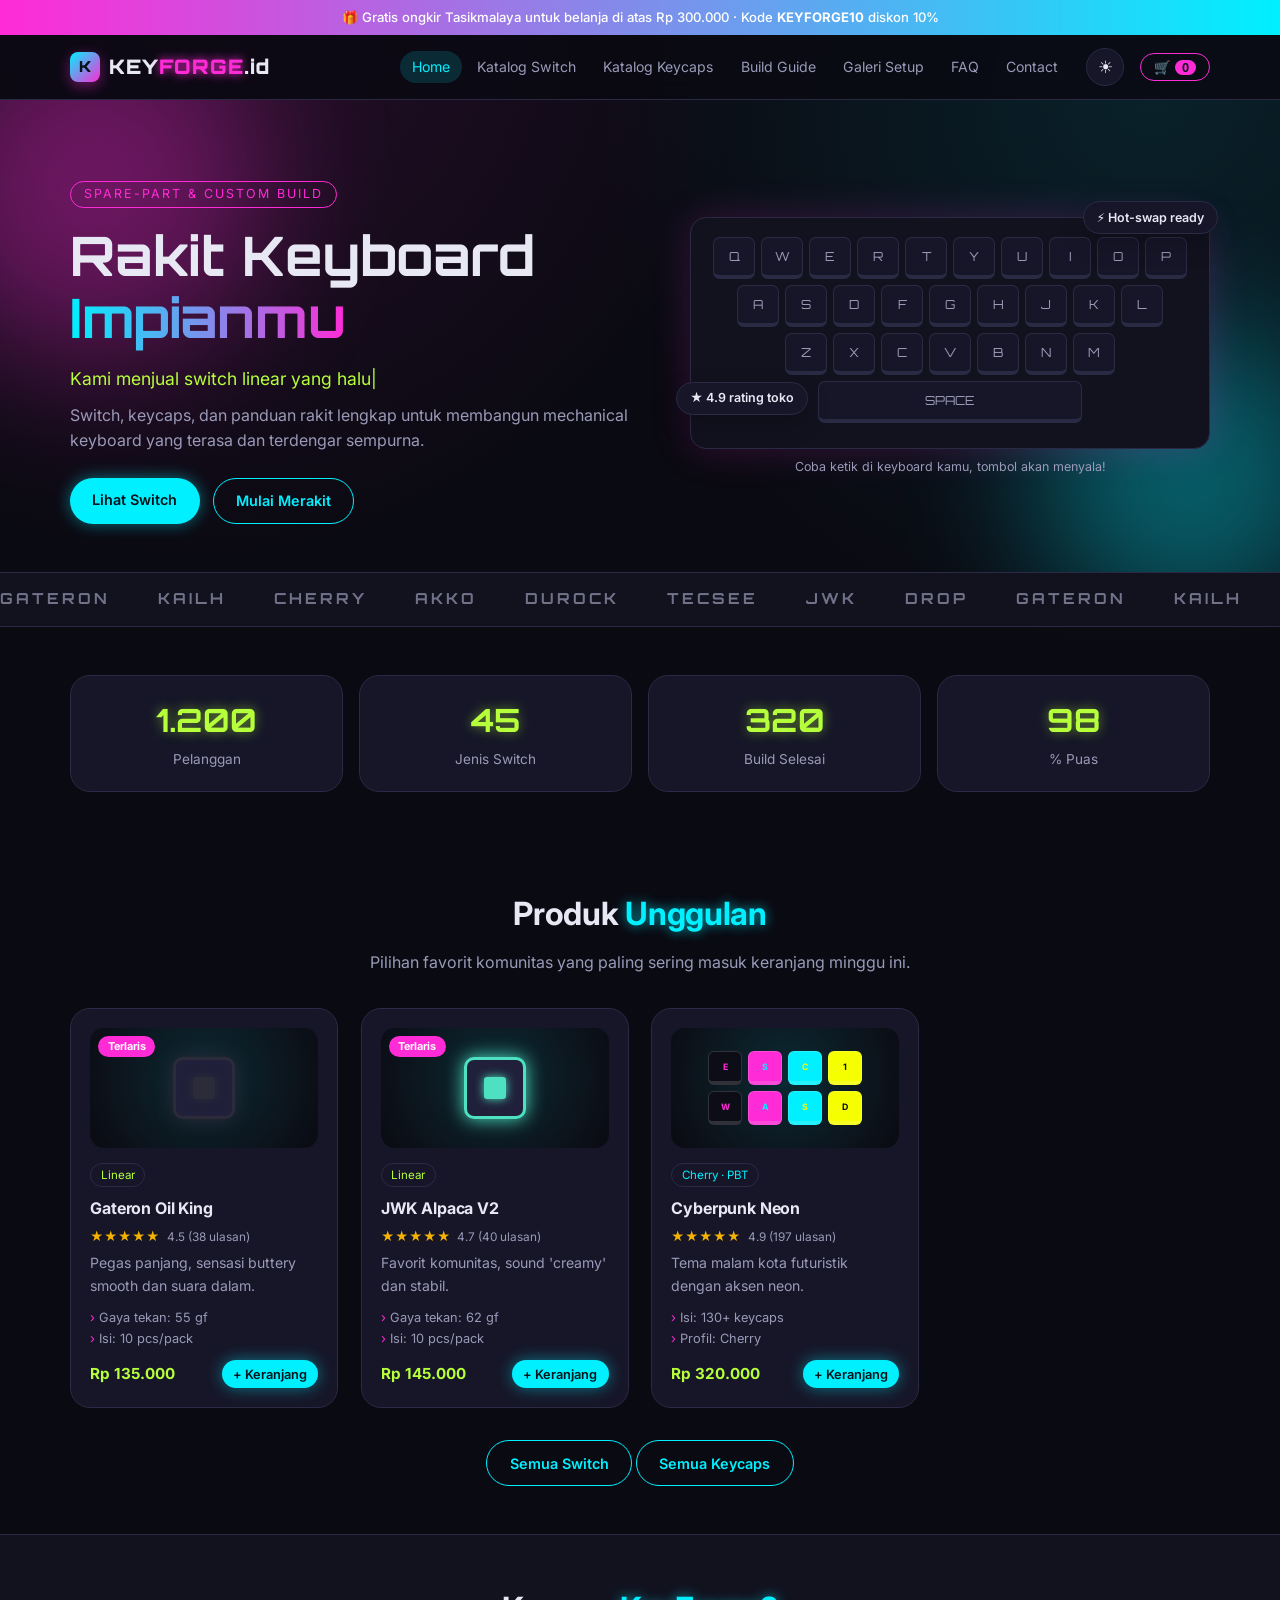
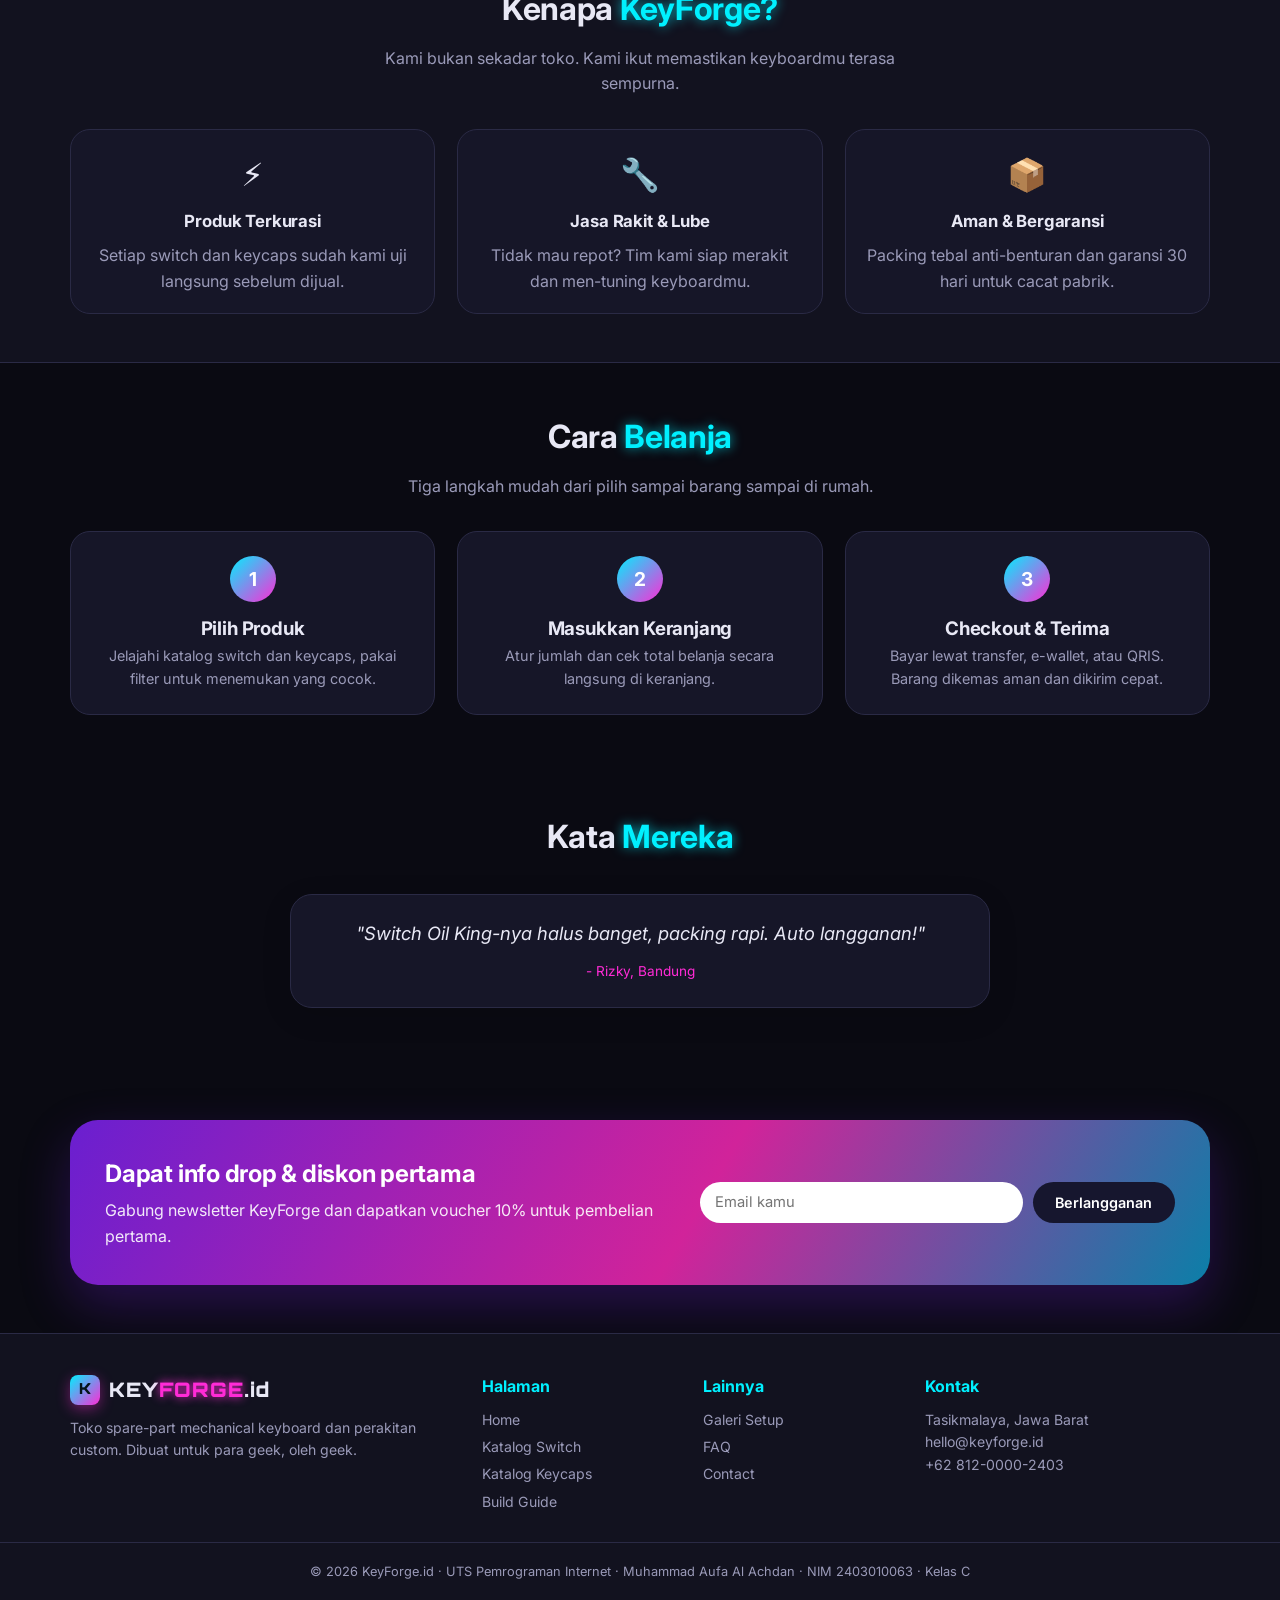
<file: index.html>
<!DOCTYPE html>
<html lang="id">
<head>
  <meta charset="UTF-8">
  <meta name="viewport" content="width=device-width, initial-scale=1.0">
  <meta name="description" content="KeyForge.id toko switch, keycaps, dan jasa rakit mechanical keyboard custom.">
  <title>Home | KeyForge.id</title>
  <link rel="preconnect" href="https://fonts.googleapis.com">
  <link href="https://fonts.googleapis.com/css2?family=Orbitron:wght@500;700;900&family=Inter:wght@400;500;600&display=swap" rel="stylesheet">
  <link rel="stylesheet" href="aufa_style.css">
</head>
<body>
  <div class="aufa_announce">
    &#127873; Gratis ongkir Tasikmalaya untuk belanja di atas Rp 300.000 &middot; Kode <b>KEYFORGE10</b> diskon 10%
  </div>

  <header id="aufa_header">
    <div class="aufa_container aufa_navbar">
      <a href="index.html" class="aufa_logo">
        <i class="aufa_mark">K</i>
        <em>KEY<span>FORGE</span>.id</em>
      </a>
      <button type="button" id="aufa_burger" class="aufa_burger" aria-label="Buka menu">&#9776;</button>
      <nav id="aufa_nav" class="aufa_nav">
        <ul class="aufa_menu">
          <li><a href="index.html" class="aufa_link aufa_active">Home</a></li>
          <li><a href="switch.html" class="aufa_link">Katalog Switch</a></li>
          <li><a href="keycaps.html" class="aufa_link">Katalog Keycaps</a></li>
          <li><a href="panduan.html" class="aufa_link">Build Guide</a></li>
          <li><a href="galeri.html" class="aufa_link">Galeri Setup</a></li>
          <li><a href="faq.html" class="aufa_link">FAQ</a></li>
          <li><a href="kontak.html" class="aufa_link">Contact</a></li>
        </ul>
      </nav>
      <button type="button" id="aufa_theme_btn" class="aufa_icon_btn" aria-label="Ganti tema terang atau gelap" title="Ganti tema">
        <span id="aufa_theme_icon">&#9728;</span>
      </button>
      <button type="button" id="aufa_cart_btn" class="aufa_cart_btn" aria-label="Keranjang">
        &#128722; <span id="aufa_cart_count">0</span>
      </button>
    </div>
  </header>

  <main id="aufa_main">
    <!-- Hero Section -->
    <section id="aufa_hero" class="aufa_hero">
      <i class="aufa_blob aufa_blob1"></i>
      <i class="aufa_blob aufa_blob2"></i>
      <div class="aufa_container aufa_hero_grid">
        <div>
          <span class="aufa_tag">Spare-part &amp; Custom Build</span>
          <h1>Rakit Keyboard <span class="aufa_grad">Impianmu</span></h1>
          <p class="aufa_typing">
            Kami menjual <span id="aufa_typed"></span><span class="aufa_cursor">|</span>
          </p>
          <p>Switch, keycaps, dan panduan rakit lengkap untuk membangun mechanical keyboard yang terasa dan terdengar sempurna.</p>
          <div class="aufa_cta">
            <a href="switch.html" class="aufa_btn">Lihat Switch</a>
            <a href="panduan.html" class="aufa_btn aufa_btn_ghost">Mulai Merakit</a>
          </div>
        </div>

        <div class="aufa_kb" aria-label="Keyboard interaktif">
          <div class="aufa_kb_body">
            <div class="aufa_row">
              <span class="aufa_key" data-key="Q">Q</span>
              <span class="aufa_key" data-key="W">W</span>
              <span class="aufa_key" data-key="E">E</span>
              <span class="aufa_key" data-key="R">R</span>
              <span class="aufa_key" data-key="T">T</span>
              <span class="aufa_key" data-key="Y">Y</span>
              <span class="aufa_key" data-key="U">U</span>
              <span class="aufa_key" data-key="I">I</span>
              <span class="aufa_key" data-key="O">O</span>
              <span class="aufa_key" data-key="P">P</span>
            </div>
            <div class="aufa_row">
              <span class="aufa_key" data-key="A">A</span>
              <span class="aufa_key" data-key="S">S</span>
              <span class="aufa_key" data-key="D">D</span>
              <span class="aufa_key" data-key="F">F</span>
              <span class="aufa_key" data-key="G">G</span>
              <span class="aufa_key" data-key="H">H</span>
              <span class="aufa_key" data-key="J">J</span>
              <span class="aufa_key" data-key="K">K</span>
              <span class="aufa_key" data-key="L">L</span>
            </div>
            <div class="aufa_row">
              <span class="aufa_key" data-key="Z">Z</span>
              <span class="aufa_key" data-key="X">X</span>
              <span class="aufa_key" data-key="C">C</span>
              <span class="aufa_key" data-key="V">V</span>
              <span class="aufa_key" data-key="B">B</span>
              <span class="aufa_key" data-key="N">N</span>
              <span class="aufa_key" data-key="M">M</span>
            </div>
            <div class="aufa_row">
              <span class="aufa_key aufa_space" data-key=" ">SPACE</span>
            </div>
          </div>
          <p class="aufa_hint">Coba ketik di keyboard kamu, tombol akan menyala!</p>
          <span class="aufa_chip aufa_chip1">&#9889; Hot-swap ready</span>
          <span class="aufa_chip aufa_chip2">&#9733; 4.9 rating toko</span>
        </div>
      </div>
    </section>

    <!-- Brand Marquee -->
    <div class="aufa_marquee" aria-hidden="true">
      <div class="aufa_track">
        <span>GATERON</span>
        <span>KAILH</span>
        <span>CHERRY</span>
        <span>AKKO</span>
        <span>DUROCK</span>
        <span>TECSEE</span>
        <span>JWK</span>
        <span>DROP</span>
        <span>GATERON</span>
        <span>KAILH</span>
        <span>CHERRY</span>
        <span>AKKO</span>
        <span>DUROCK</span>
        <span>TECSEE</span>
        <span>JWK</span>
        <span>DROP</span>
      </div>
    </div>

    <!-- Statistik -->
    <section class="aufa_section">
      <div class="aufa_container">
        <div class="aufa_stats">
          <div>
            <b class="aufa_count_up" data-to="1200">0</b>
            <span>Pelanggan</span>
          </div>
          <div>
            <b class="aufa_count_up" data-to="45">0</b>
            <span>Jenis Switch</span>
          </div>
          <div>
            <b class="aufa_count_up" data-to="320">0</b>
            <span>Build Selesai</span>
          </div>
          <div>
            <b class="aufa_count_up" data-to="98">0</b>
            <span>% Puas</span>
          </div>
        </div>
      </div>
    </section>

    <!-- Produk Unggulan -->
    <section class="aufa_section">
      <div class="aufa_container">
        <h2 class="aufa_title">Produk <span class="aufa_neon">Unggulan</span></h2>
        <p class="aufa_sub">Pilihan favorit komunitas yang paling sering masuk keranjang minggu ini.</p>

        <div class="aufa_grid">
          <article class="aufa_card" data-name="gateron oil king" data-type="Linear" data-price="135000">
            <div class="aufa_visual">
              <span class="aufa_ribbon">Terlaris</span>
              <div class="aufa_switch_vis" style="--c: #2b2b3a"><i></i></div>
            </div>
            <span class="aufa_badge aufa_badge_linear">Linear</span>
            <h3>Gateron Oil King</h3>
            <div class="aufa_rating">
              <span>&#9733;&#9733;&#9733;&#9733;&#9733;</span>
              <small>4.5 (38 ulasan)</small>
            </div>
            <p>Pegas panjang, sensasi buttery smooth dan suara dalam.</p>
            <ul class="aufa_spec">
              <li>Gaya tekan: 55 gf</li>
              <li>Isi: 10 pcs/pack</li>
            </ul>
            <div class="aufa_cardfoot">
              <strong>Rp 135.000</strong>
              <button type="button" class="aufa_btn aufa_add" data-id="sw2" data-name="Gateron Oil King" data-price="135000">+ Keranjang</button>
            </div>
          </article>

          <article class="aufa_card" data-name="jwk alpaca v2" data-type="Linear" data-price="145000">
            <div class="aufa_visual">
              <span class="aufa_ribbon">Terlaris</span>
              <div class="aufa_switch_vis" style="--c: #4de1c1"><i></i></div>
            </div>
            <span class="aufa_badge aufa_badge_linear">Linear</span>
            <h3>JWK Alpaca V2</h3>
            <div class="aufa_rating">
              <span>&#9733;&#9733;&#9733;&#9733;&#9733;</span>
              <small>4.7 (40 ulasan)</small>
            </div>
            <p>Favorit komunitas, sound 'creamy' dan stabil.</p>
            <ul class="aufa_spec">
              <li>Gaya tekan: 62 gf</li>
              <li>Isi: 10 pcs/pack</li>
            </ul>
            <div class="aufa_cardfoot">
              <strong>Rp 145.000</strong>
              <button type="button" class="aufa_btn aufa_add" data-id="sw4" data-name="JWK Alpaca V2" data-price="145000">+ Keranjang</button>
            </div>
          </article>

          <article class="aufa_card" data-name="cyberpunk neon" data-type="Cherry" data-price="320000">
            <div class="aufa_visual">
              <div class="aufa_kc_vis">
                <b style="background: #0d0d17; color: #ff2bd6">E</b>
                <b style="background: #ff2bd6; color: #00f0ff">S</b>
                <b style="background: #00f0ff; color: #f5ff00">C</b>
                <b style="background: #f5ff00; color: #0d0d17">1</b>
                <b style="background: #0d0d17; color: #ff2bd6">W</b>
                <b style="background: #ff2bd6; color: #00f0ff">A</b>
                <b style="background: #00f0ff; color: #f5ff00">S</b>
                <b style="background: #f5ff00; color: #0d0d17">D</b>
              </div>
            </div>
            <span class="aufa_badge">Cherry &middot; PBT</span>
            <h3>Cyberpunk Neon</h3>
            <div class="aufa_rating">
              <span>&#9733;&#9733;&#9733;&#9733;&#9733;</span>
              <small>4.9 (197 ulasan)</small>
            </div>
            <p>Tema malam kota futuristik dengan aksen neon.</p>
            <ul class="aufa_spec">
              <li>Isi: 130+ keycaps</li>
              <li>Profil: Cherry</li>
            </ul>
            <div class="aufa_cardfoot">
              <strong>Rp 320.000</strong>
              <button type="button" class="aufa_btn aufa_add" data-id="kc0" data-name="Cyberpunk Neon" data-price="320000">+ Keranjang</button>
            </div>
          </article>
        </div>

        <p class="aufa_center">
          <a href="switch.html" class="aufa_btn aufa_btn_ghost">Semua Switch</a>
          <a href="keycaps.html" class="aufa_btn aufa_btn_ghost">Semua Keycaps</a>
        </p>
      </div>
    </section>

    <!-- Keunggulan -->
    <section class="aufa_section aufa_alt">
      <div class="aufa_container">
        <h2 class="aufa_title">Kenapa <span class="aufa_neon">KeyForge?</span></h2>
        <p class="aufa_sub">Kami bukan sekadar toko. Kami ikut memastikan keyboardmu terasa sempurna.</p>
        <div class="aufa_grid aufa_grid3">
          <div class="aufa_feature">
            <i>&#9889;</i>
            <h3>Produk Terkurasi</h3>
            <p>Setiap switch dan keycaps sudah kami uji langsung sebelum dijual.</p>
          </div>
          <div class="aufa_feature">
            <i>&#128295;</i>
            <h3>Jasa Rakit &amp; Lube</h3>
            <p>Tidak mau repot? Tim kami siap merakit dan men-tuning keyboardmu.</p>
          </div>
          <div class="aufa_feature">
            <i>&#128230;</i>
            <h3>Aman &amp; Bergaransi</h3>
            <p>Packing tebal anti-benturan dan garansi 30 hari untuk cacat pabrik.</p>
          </div>
        </div>
      </div>
    </section>

    <!-- Cara Belanja -->
    <section class="aufa_section">
      <div class="aufa_container">
        <h2 class="aufa_title">Cara <span class="aufa_neon">Belanja</span></h2>
        <p class="aufa_sub">Tiga langkah mudah dari pilih sampai barang sampai di rumah.</p>
        <div class="aufa_grid aufa_grid3">
          <div class="aufa_how">
            <b>1</b>
            <h3>Pilih Produk</h3>
            <p>Jelajahi katalog switch dan keycaps, pakai filter untuk menemukan yang cocok.</p>
          </div>
          <div class="aufa_how">
            <b>2</b>
            <h3>Masukkan Keranjang</h3>
            <p>Atur jumlah dan cek total belanja secara langsung di keranjang.</p>
          </div>
          <div class="aufa_how">
            <b>3</b>
            <h3>Checkout &amp; Terima</h3>
            <p>Bayar lewat transfer, e-wallet, atau QRIS. Barang dikemas aman dan dikirim cepat.</p>
          </div>
        </div>
      </div>
    </section>

    <!-- Testimoni -->
    <section class="aufa_section">
      <div class="aufa_container">
        <h2 class="aufa_title">Kata <span class="aufa_neon">Mereka</span></h2>
        <div class="aufa_slider" id="aufa_slider">
          <blockquote class="aufa_slide aufa_show">
            "Switch Oil King-nya halus banget, packing rapi. Auto langganan!"
            <cite>- Rizky, Bandung</cite>
          </blockquote>
          <blockquote class="aufa_slide">
            "Panduan rakitnya jelas, build pertama saya langsung sukses tanpa solder."
            <cite>- Dewi, Tasikmalaya</cite>
          </blockquote>
          <blockquote class="aufa_slide">
            "Keycaps Cyberpunk Neon kualitas PBT-nya mantap, warnanya tajam."
            <cite>- Fajar, Jakarta</cite>
          </blockquote>
        </div>
      </div>
    </section>
  </main>

  <!-- Drawer Keranjang -->
  <aside id="aufa_cart" class="aufa_cart">
    <div class="aufa_cart_head">
      <h3>Keranjang</h3>
      <button type="button" id="aufa_cart_close" aria-label="Tutup">&times;</button>
    </div>
    <ul id="aufa_cart_list" class="aufa_cart_list"></ul>
    <div class="aufa_cart_foot">
      <p>Total: <strong id="aufa_cart_total">Rp 0</strong></p>
      <button type="button" id="aufa_checkout" class="aufa_btn">Checkout</button>
      <button type="button" id="aufa_clear" class="aufa_btn aufa_btn_ghost">Kosongkan</button>
    </div>
  </aside>

  <div id="aufa_toast" class="aufa_toast"></div>

  <!-- Newsletter -->
  <section id="aufa_newsletter" class="aufa_section">
    <div class="aufa_container">
      <div class="aufa_banner">
        <div>
          <h2>Dapat info drop &amp; diskon pertama</h2>
          <p>Gabung newsletter KeyForge dan dapatkan voucher 10% untuk pembelian pertama.</p>
        </div>
        <form id="aufa_news_form" class="aufa_news" novalidate>
          <input id="aufa_news_email" class="aufa_input" type="email" placeholder="Email kamu" aria-label="Email newsletter">
          <button class="aufa_btn" type="submit">Berlangganan</button>
        </form>
      </div>
    </div>
  </section>

  <!-- Footer -->
  <footer id="aufa_footer">
    <div class="aufa_container aufa_foot_grid">
      <div>
        <div class="aufa_logo">
          <i class="aufa_mark">K</i>
          <em>KEY<span>FORGE</span>.id</em>
        </div>
        <p>Toko spare-part mechanical keyboard dan perakitan custom. Dibuat untuk para geek, oleh geek.</p>
      </div>
      <div>
        <h4>Halaman</h4>
        <ul>
          <li><a href="index.html">Home</a></li>
          <li><a href="switch.html">Katalog Switch</a></li>
          <li><a href="keycaps.html">Katalog Keycaps</a></li>
          <li><a href="panduan.html">Build Guide</a></li>
        </ul>
      </div>
      <div>
        <h4>Lainnya</h4>
        <ul>
          <li><a href="galeri.html">Galeri Setup</a></li>
          <li><a href="faq.html">FAQ</a></li>
          <li><a href="kontak.html">Contact</a></li>
        </ul>
      </div>
      <div>
        <h4>Kontak</h4>
        <p>
          Tasikmalaya, Jawa Barat<br>
          hello@keyforge.id<br>
          +62 812-0000-2403
        </p>
      </div>
    </div>
    <div class="aufa_copy">
      &copy; 2026 KeyForge.id &middot; UTS Pemrograman Internet &middot; Muhammad Aufa Al Achdan &middot; NIM 2403010063 &middot; Kelas C
    </div>
  </footer>

  <button type="button" id="aufa_top" class="aufa_top" aria-label="Kembali ke atas">&uarr;</button>
  <script src="aufa_script.js"></script>
</body>
</html>
</file>
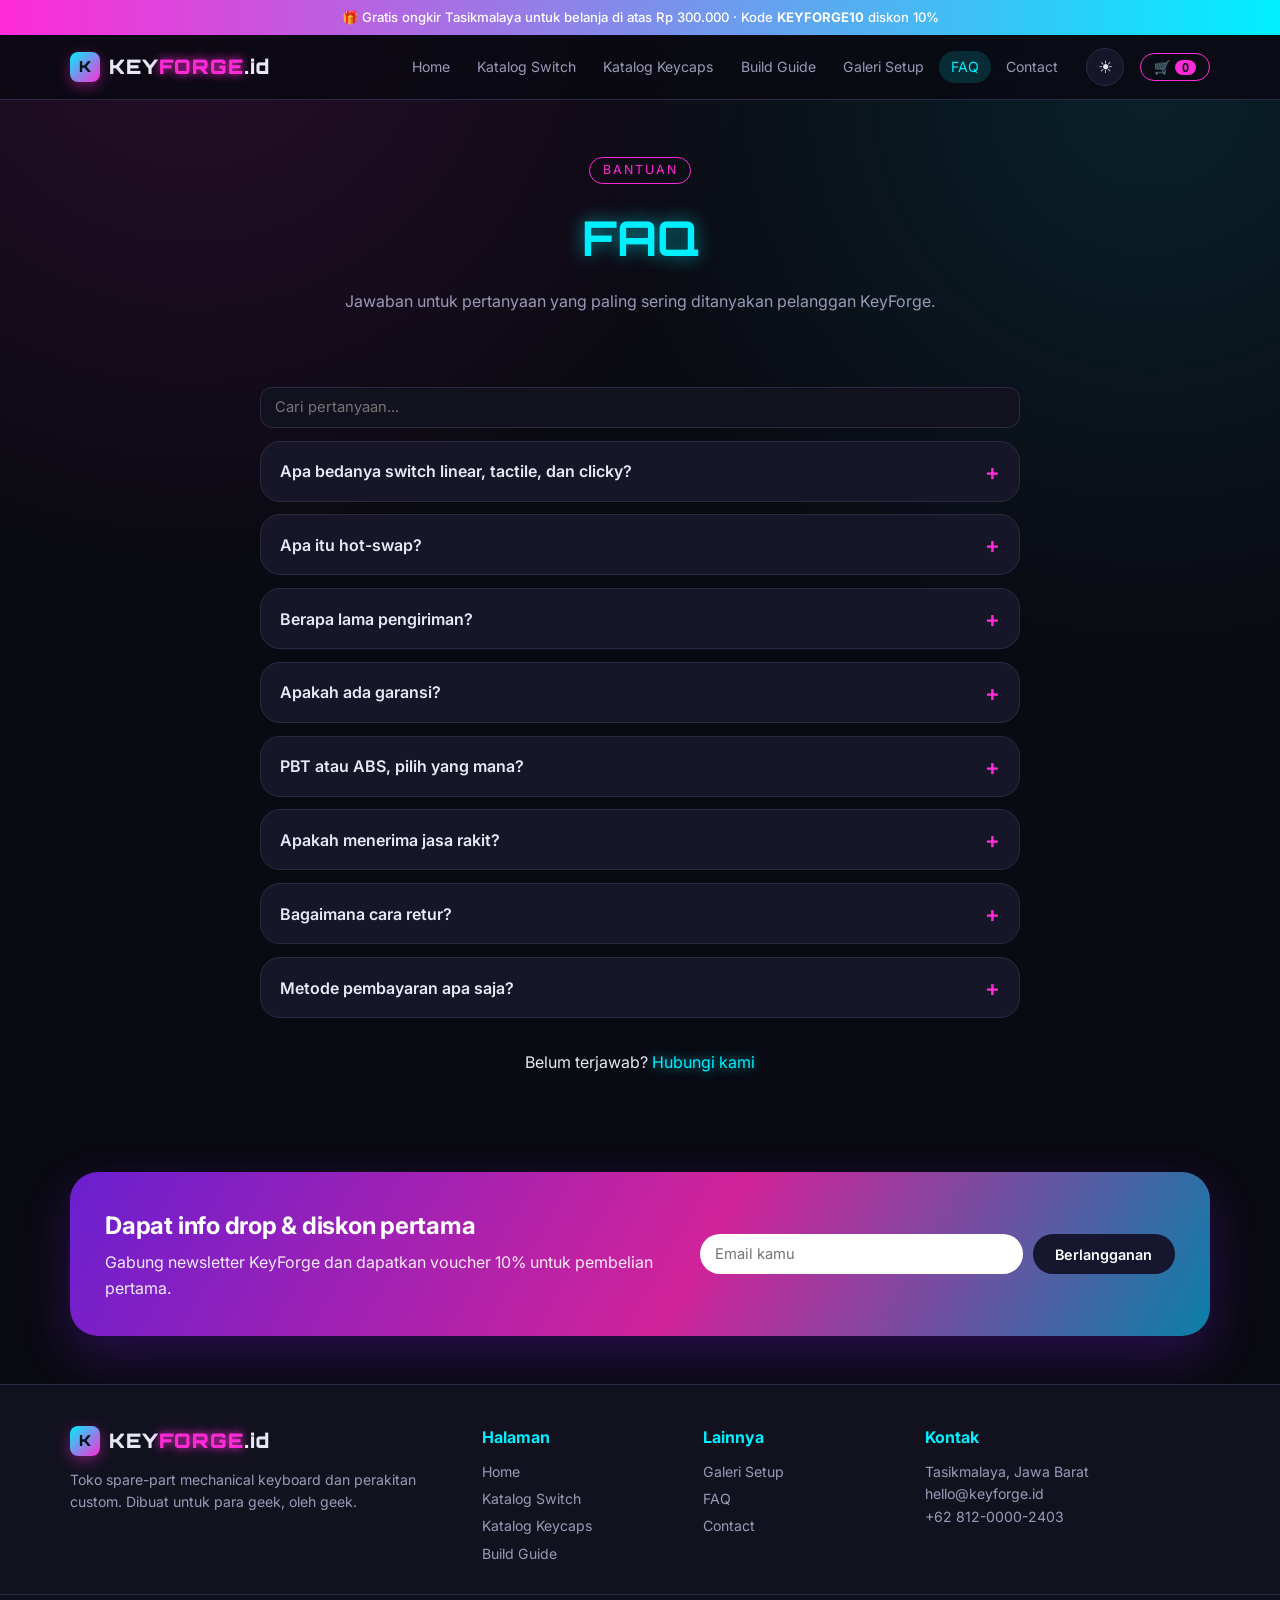
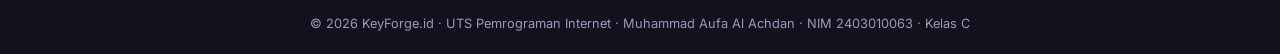
<file: faq.html>
<!DOCTYPE html>
<html lang="id">
<head>
  <meta charset="UTF-8">
  <meta name="viewport" content="width=device-width, initial-scale=1.0">
  <meta name="description" content="Pertanyaan umum seputar KeyForge.id.">
  <title>FAQ | KeyForge.id</title>
  <link rel="preconnect" href="https://fonts.googleapis.com">
  <link href="https://fonts.googleapis.com/css2?family=Orbitron:wght@500;700;900&family=Inter:wght@400;500;600&display=swap" rel="stylesheet">
  <link rel="stylesheet" href="aufa_style.css">
</head>
<body>
  <div class="aufa_announce">
    &#127873; Gratis ongkir Tasikmalaya untuk belanja di atas Rp 300.000 &middot; Kode <b>KEYFORGE10</b> diskon 10%
  </div>

  <header id="aufa_header">
    <div class="aufa_container aufa_navbar">
      <a href="index.html" class="aufa_logo">
        <i class="aufa_mark">K</i>
        <em>KEY<span>FORGE</span>.id</em>
      </a>
      <button type="button" id="aufa_burger" class="aufa_burger" aria-label="Buka menu">&#9776;</button>
      <nav id="aufa_nav" class="aufa_nav">
        <ul class="aufa_menu">
          <li><a href="index.html" class="aufa_link">Home</a></li>
          <li><a href="switch.html" class="aufa_link">Katalog Switch</a></li>
          <li><a href="keycaps.html" class="aufa_link">Katalog Keycaps</a></li>
          <li><a href="panduan.html" class="aufa_link">Build Guide</a></li>
          <li><a href="galeri.html" class="aufa_link">Galeri Setup</a></li>
          <li><a href="faq.html" class="aufa_link aufa_active">FAQ</a></li>
          <li><a href="kontak.html" class="aufa_link">Contact</a></li>
        </ul>
      </nav>
      <button type="button" id="aufa_theme_btn" class="aufa_icon_btn" aria-label="Ganti tema terang atau gelap" title="Ganti tema">
        <span id="aufa_theme_icon">&#9728;</span>
      </button>
      <button type="button" id="aufa_cart_btn" class="aufa_cart_btn" aria-label="Keranjang">
        &#128722; <span id="aufa_cart_count">0</span>
      </button>
    </div>
  </header>

  <main id="aufa_main">
    <section id="aufa_pagehero" class="aufa_pagehero">
      <div class="aufa_container">
        <span class="aufa_tag">Bantuan</span>
        <h1 class="aufa_glitch" data-text="FAQ">FAQ</h1>
        <p>Jawaban untuk pertanyaan yang paling sering ditanyakan pelanggan KeyForge.</p>
      </div>
    </section>

    <section class="aufa_section">
      <div class="aufa_container aufa_narrow">
        <input type="search" id="aufa_faq_search" class="aufa_input" placeholder="Cari pertanyaan..." aria-label="Cari FAQ">

        <div class="aufa_faq">
          <button type="button" class="aufa_q" aria-expanded="false">
            Apa bedanya switch linear, tactile, dan clicky?
            <span>+</span>
          </button>
          <div class="aufa_a">
            <p>Linear mulus tanpa bump, cocok gaming. Tactile punya bump saat aktuasi, nyaman mengetik. Clicky punya bump plus suara klik yang jelas.</p>
          </div>
        </div>

        <div class="aufa_faq">
          <button type="button" class="aufa_q" aria-expanded="false">
            Apa itu hot-swap?
            <span>+</span>
          </button>
          <div class="aufa_a">
            <p>PCB hot-swap memungkinkan switch dicabut-pasang tanpa solder, sehingga mudah ganti dan eksperimen.</p>
          </div>
        </div>

        <div class="aufa_faq">
          <button type="button" class="aufa_q" aria-expanded="false">
            Berapa lama pengiriman?
            <span>+</span>
          </button>
          <div class="aufa_a">
            <p>Pesanan diproses 1-2 hari kerja. Pengiriman ke Jawa 2-4 hari, luar Jawa 4-8 hari melalui ekspedisi rekanan.</p>
          </div>
        </div>

        <div class="aufa_faq">
          <button type="button" class="aufa_q" aria-expanded="false">
            Apakah ada garansi?
            <span>+</span>
          </button>
          <div class="aufa_a">
            <p>Semua switch dan PCB bergaransi 30 hari untuk cacat pabrik. Keycaps bergaransi jika ada kesalahan cetak.</p>
          </div>
        </div>

        <div class="aufa_faq">
          <button type="button" class="aufa_q" aria-expanded="false">
            PBT atau ABS, pilih yang mana?
            <span>+</span>
          </button>
          <div class="aufa_a">
            <p>PBT lebih tahan lama, tidak mengkilap, suaranya lebih dalam. ABS lebih halus tapi bisa mengkilap setelah lama dipakai.</p>
          </div>
        </div>

        <div class="aufa_faq">
          <button type="button" class="aufa_q" aria-expanded="false">
            Apakah menerima jasa rakit?
            <span>+</span>
          </button>
          <div class="aufa_a">
            <p>Ya. Kami menerima jasa rakit, lube switch, dan stabilizer tune dengan biaya mulai Rp 150.000.</p>
          </div>
        </div>

        <div class="aufa_faq">
          <button type="button" class="aufa_q" aria-expanded="false">
            Bagaimana cara retur?
            <span>+</span>
          </button>
          <div class="aufa_a">
            <p>Ajukan retur maksimal 7 hari setelah barang diterima lewat halaman Contact dengan menyertakan foto kondisi barang.</p>
          </div>
        </div>

        <div class="aufa_faq">
          <button type="button" class="aufa_q" aria-expanded="false">
            Metode pembayaran apa saja?
            <span>+</span>
          </button>
          <div class="aufa_a">
            <p>Transfer bank, e-wallet (GoPay, OVO, DANA), QRIS, dan COD untuk wilayah Tasikmalaya.</p>
          </div>
        </div>

        <p class="aufa_center">
          Belum terjawab? <a href="kontak.html" class="aufa_neon">Hubungi kami</a>
        </p>
      </div>
    </section>
  </main>

  <!-- Drawer Keranjang -->
  <aside id="aufa_cart" class="aufa_cart">
    <div class="aufa_cart_head">
      <h3>Keranjang</h3>
      <button type="button" id="aufa_cart_close" aria-label="Tutup">&times;</button>
    </div>
    <ul id="aufa_cart_list" class="aufa_cart_list"></ul>
    <div class="aufa_cart_foot">
      <p>Total: <strong id="aufa_cart_total">Rp 0</strong></p>
      <button type="button" id="aufa_checkout" class="aufa_btn">Checkout</button>
      <button type="button" id="aufa_clear" class="aufa_btn aufa_btn_ghost">Kosongkan</button>
    </div>
  </aside>

  <div id="aufa_toast" class="aufa_toast"></div>

  <!-- Newsletter -->
  <section id="aufa_newsletter" class="aufa_section">
    <div class="aufa_container">
      <div class="aufa_banner">
        <div>
          <h2>Dapat info drop &amp; diskon pertama</h2>
          <p>Gabung newsletter KeyForge dan dapatkan voucher 10% untuk pembelian pertama.</p>
        </div>
        <form id="aufa_news_form" class="aufa_news" novalidate>
          <input id="aufa_news_email" class="aufa_input" type="email" placeholder="Email kamu" aria-label="Email newsletter">
          <button class="aufa_btn" type="submit">Berlangganan</button>
        </form>
      </div>
    </div>
  </section>

  <!-- Footer -->
  <footer id="aufa_footer">
    <div class="aufa_container aufa_foot_grid">
      <div>
        <div class="aufa_logo">
          <i class="aufa_mark">K</i>
          <em>KEY<span>FORGE</span>.id</em>
        </div>
        <p>Toko spare-part mechanical keyboard dan perakitan custom. Dibuat untuk para geek, oleh geek.</p>
      </div>
      <div>
        <h4>Halaman</h4>
        <ul>
          <li><a href="index.html">Home</a></li>
          <li><a href="switch.html">Katalog Switch</a></li>
          <li><a href="keycaps.html">Katalog Keycaps</a></li>
          <li><a href="panduan.html">Build Guide</a></li>
        </ul>
      </div>
      <div>
        <h4>Lainnya</h4>
        <ul>
          <li><a href="galeri.html">Galeri Setup</a></li>
          <li><a href="faq.html">FAQ</a></li>
          <li><a href="kontak.html">Contact</a></li>
        </ul>
      </div>
      <div>
        <h4>Kontak</h4>
        <p>
          Tasikmalaya, Jawa Barat<br>
          hello@keyforge.id<br>
          +62 812-0000-2403
        </p>
      </div>
    </div>
    <div class="aufa_copy">
      &copy; 2026 KeyForge.id &middot; UTS Pemrograman Internet &middot; Muhammad Aufa Al Achdan &middot; NIM 2403010063 &middot; Kelas C
    </div>
  </footer>

  <button type="button" id="aufa_top" class="aufa_top" aria-label="Kembali ke atas">&uarr;</button>
  <script src="aufa_script.js"></script>
</body>
</html>
</file>
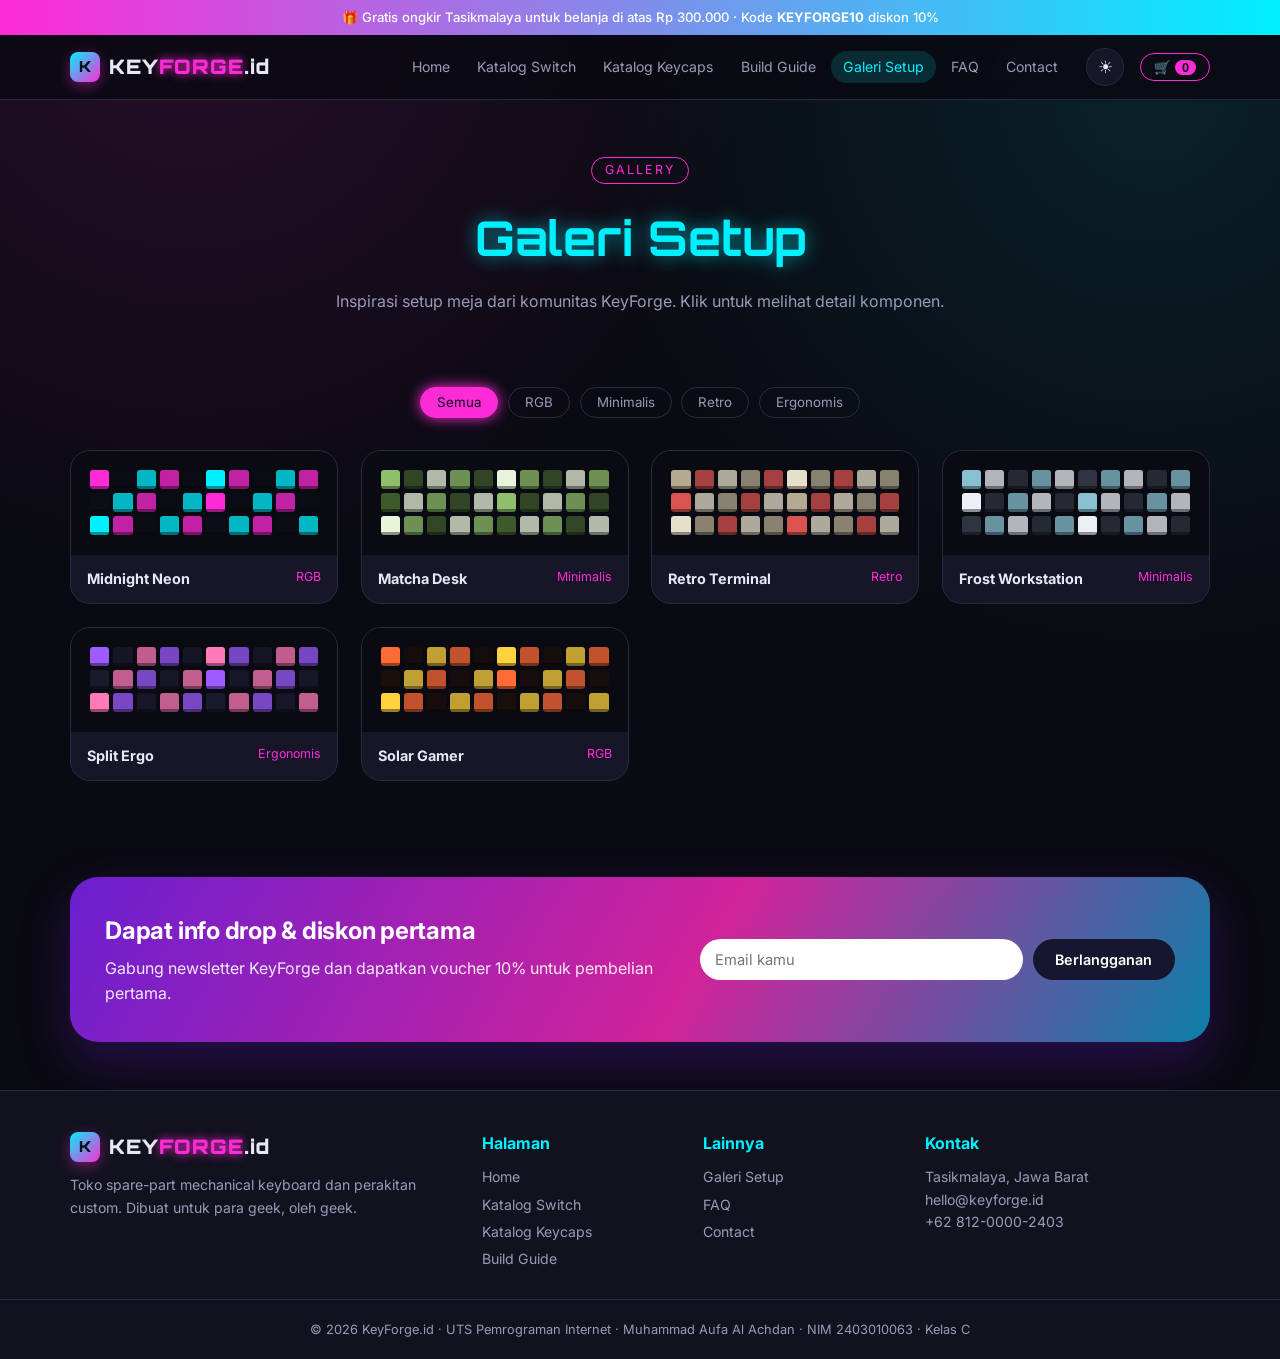
<file: galeri.html>
<!DOCTYPE html>
<html lang="id">
<head>
  <meta charset="UTF-8">
  <meta name="viewport" content="width=device-width, initial-scale=1.0">
  <meta name="description" content="Galeri inspirasi setup keyboard.">
  <title>Galeri Setup | KeyForge.id</title>
  <link rel="preconnect" href="https://fonts.googleapis.com">
  <link href="https://fonts.googleapis.com/css2?family=Orbitron:wght@500;700;900&family=Inter:wght@400;500;600&display=swap" rel="stylesheet">
  <link rel="stylesheet" href="aufa_style.css">
</head>
<body>
  <div class="aufa_announce">
    &#127873; Gratis ongkir Tasikmalaya untuk belanja di atas Rp 300.000 &middot; Kode <b>KEYFORGE10</b> diskon 10%
  </div>

  <header id="aufa_header">
    <div class="aufa_container aufa_navbar">
      <a href="index.html" class="aufa_logo">
        <i class="aufa_mark">K</i>
        <em>KEY<span>FORGE</span>.id</em>
      </a>
      <button type="button" id="aufa_burger" class="aufa_burger" aria-label="Buka menu">&#9776;</button>
      <nav id="aufa_nav" class="aufa_nav">
        <ul class="aufa_menu">
          <li><a href="index.html" class="aufa_link">Home</a></li>
          <li><a href="switch.html" class="aufa_link">Katalog Switch</a></li>
          <li><a href="keycaps.html" class="aufa_link">Katalog Keycaps</a></li>
          <li><a href="panduan.html" class="aufa_link">Build Guide</a></li>
          <li><a href="galeri.html" class="aufa_link aufa_active">Galeri Setup</a></li>
          <li><a href="faq.html" class="aufa_link">FAQ</a></li>
          <li><a href="kontak.html" class="aufa_link">Contact</a></li>
        </ul>
      </nav>
      <button type="button" id="aufa_theme_btn" class="aufa_icon_btn" aria-label="Ganti tema terang atau gelap" title="Ganti tema">
        <span id="aufa_theme_icon">&#9728;</span>
      </button>
      <button type="button" id="aufa_cart_btn" class="aufa_cart_btn" aria-label="Keranjang">
        &#128722; <span id="aufa_cart_count">0</span>
      </button>
    </div>
  </header>

  <main id="aufa_main">
    <section id="aufa_pagehero" class="aufa_pagehero">
      <div class="aufa_container">
        <span class="aufa_tag">Gallery</span>
        <h1 class="aufa_glitch" data-text="Galeri Setup">Galeri Setup</h1>
        <p>Inspirasi setup meja dari komunitas KeyForge. Klik untuk melihat detail komponen.</p>
      </div>
    </section>

    <section class="aufa_section">
      <div class="aufa_container">
        <div class="aufa_tabs" id="aufa_tabs">
          <button type="button" class="aufa_tab aufa_on" data-cat="all">Semua</button>
          <button type="button" class="aufa_tab" data-cat="RGB">RGB</button>
          <button type="button" class="aufa_tab" data-cat="Minimalis">Minimalis</button>
          <button type="button" class="aufa_tab" data-cat="Retro">Retro</button>
          <button type="button" class="aufa_tab" data-cat="Ergonomis">Ergonomis</button>
        </div>

        <div id="aufa_gallery" class="aufa_grid">
          <figure
            class="aufa_shot"
            data-cat="RGB"
            data-title="Midnight Neon"
            data-desc="Keyboard 75% hot-swap, switch Gateron Oil King, keycaps Cyberpunk Neon, desk mat hitam dan LED strip magenta."
            data-cols="#ff2bd6,#00f0ff,#0d0d17"
          >
            <div class="aufa_mini"></div>
            <figcaption>
              <b>Midnight Neon</b>
              <span>RGB</span>
            </figcaption>
          </figure>

          <figure
            class="aufa_shot"
            data-cat="Minimalis"
            data-title="Matcha Desk"
            data-desc="Layout 65% aluminium putih dengan switch Alpaca dan keycaps hijau matcha. Fokus pada kebersihan meja."
            data-cols="#8fbf6a,#e9f5db,#3d5a2a"
          >
            <div class="aufa_mini"></div>
            <figcaption>
              <b>Matcha Desk</b>
              <span>Minimalis</span>
            </figcaption>
          </figure>

          <figure
            class="aufa_shot"
            data-cat="Retro"
            data-title="Retro Terminal"
            data-desc="Full-size beige dengan switch Kailh Box Jade. Suara klik nyaring yang mengingatkan komputer jadul."
            data-cols="#b5aa8f,#e6dfc9,#d9534f"
          >
            <div class="aufa_mini"></div>
            <figcaption>
              <b>Retro Terminal</b>
              <span>Retro</span>
            </figcaption>
          </figure>

          <figure
            class="aufa_shot"
            data-cat="Minimalis"
            data-title="Frost Workstation"
            data-desc="TKL abu gelap, switch Tecsee Sapphire, keycaps Nordic Frost. Setup kerja harian untuk coding."
            data-cols="#88c0d0,#2e3440,#eceff4"
          >
            <div class="aufa_mini"></div>
            <figcaption>
              <b>Frost Workstation</b>
              <span>Minimalis</span>
            </figcaption>
          </figure>

          <figure
            class="aufa_shot"
            data-cat="Ergonomis"
            data-title="Split Ergo"
            data-desc="Keyboard split 40% dengan thumb cluster, layer custom lewat QMK. Nyaman untuk tangan dan pergelangan."
            data-cols="#9d5cff,#ff7ab8,#1a1a2e"
          >
            <div class="aufa_mini"></div>
            <figcaption>
              <b>Split Ergo</b>
              <span>Ergonomis</span>
            </figcaption>
          </figure>

          <figure
            class="aufa_shot"
            data-cat="RGB"
            data-title="Solar Gamer"
            data-desc="60% dengan switch Kailh Speed Silver, rapid trigger, dan keycaps Solar Flare untuk FPS kompetitif."
            data-cols="#ff6b35,#ffd23f,#1a0f0a"
          >
            <div class="aufa_mini"></div>
            <figcaption>
              <b>Solar Gamer</b>
              <span>RGB</span>
            </figcaption>
          </figure>
        </div>
      </div>
    </section>

    <!-- Modal Detail Galeri -->
    <div id="aufa_modal" class="aufa_modal">
      <div class="aufa_modal_box">
        <button type="button" id="aufa_modal_x" aria-label="Tutup">&times;</button>
        <div id="aufa_modal_vis" class="aufa_mini aufa_big"></div>
        <h3 id="aufa_modal_t"></h3>
        <p id="aufa_modal_d"></p>
      </div>
    </div>
  </main>

  <!-- Drawer Keranjang -->
  <aside id="aufa_cart" class="aufa_cart">
    <div class="aufa_cart_head">
      <h3>Keranjang</h3>
      <button type="button" id="aufa_cart_close" aria-label="Tutup">&times;</button>
    </div>
    <ul id="aufa_cart_list" class="aufa_cart_list"></ul>
    <div class="aufa_cart_foot">
      <p>Total: <strong id="aufa_cart_total">Rp 0</strong></p>
      <button type="button" id="aufa_checkout" class="aufa_btn">Checkout</button>
      <button type="button" id="aufa_clear" class="aufa_btn aufa_btn_ghost">Kosongkan</button>
    </div>
  </aside>

  <div id="aufa_toast" class="aufa_toast"></div>

  <!-- Newsletter -->
  <section id="aufa_newsletter" class="aufa_section">
    <div class="aufa_container">
      <div class="aufa_banner">
        <div>
          <h2>Dapat info drop &amp; diskon pertama</h2>
          <p>Gabung newsletter KeyForge dan dapatkan voucher 10% untuk pembelian pertama.</p>
        </div>
        <form id="aufa_news_form" class="aufa_news" novalidate>
          <input id="aufa_news_email" class="aufa_input" type="email" placeholder="Email kamu" aria-label="Email newsletter">
          <button class="aufa_btn" type="submit">Berlangganan</button>
        </form>
      </div>
    </div>
  </section>

  <!-- Footer -->
  <footer id="aufa_footer">
    <div class="aufa_container aufa_foot_grid">
      <div>
        <div class="aufa_logo">
          <i class="aufa_mark">K</i>
          <em>KEY<span>FORGE</span>.id</em>
        </div>
        <p>Toko spare-part mechanical keyboard dan perakitan custom. Dibuat untuk para geek, oleh geek.</p>
      </div>
      <div>
        <h4>Halaman</h4>
        <ul>
          <li><a href="index.html">Home</a></li>
          <li><a href="switch.html">Katalog Switch</a></li>
          <li><a href="keycaps.html">Katalog Keycaps</a></li>
          <li><a href="panduan.html">Build Guide</a></li>
        </ul>
      </div>
      <div>
        <h4>Lainnya</h4>
        <ul>
          <li><a href="galeri.html">Galeri Setup</a></li>
          <li><a href="faq.html">FAQ</a></li>
          <li><a href="kontak.html">Contact</a></li>
        </ul>
      </div>
      <div>
        <h4>Kontak</h4>
        <p>
          Tasikmalaya, Jawa Barat<br>
          hello@keyforge.id<br>
          +62 812-0000-2403
        </p>
      </div>
    </div>
    <div class="aufa_copy">
      &copy; 2026 KeyForge.id &middot; UTS Pemrograman Internet &middot; Muhammad Aufa Al Achdan &middot; NIM 2403010063 &middot; Kelas C
    </div>
  </footer>

  <button type="button" id="aufa_top" class="aufa_top" aria-label="Kembali ke atas">&uarr;</button>
  <script src="aufa_script.js"></script>
</body>
</html>
</file>
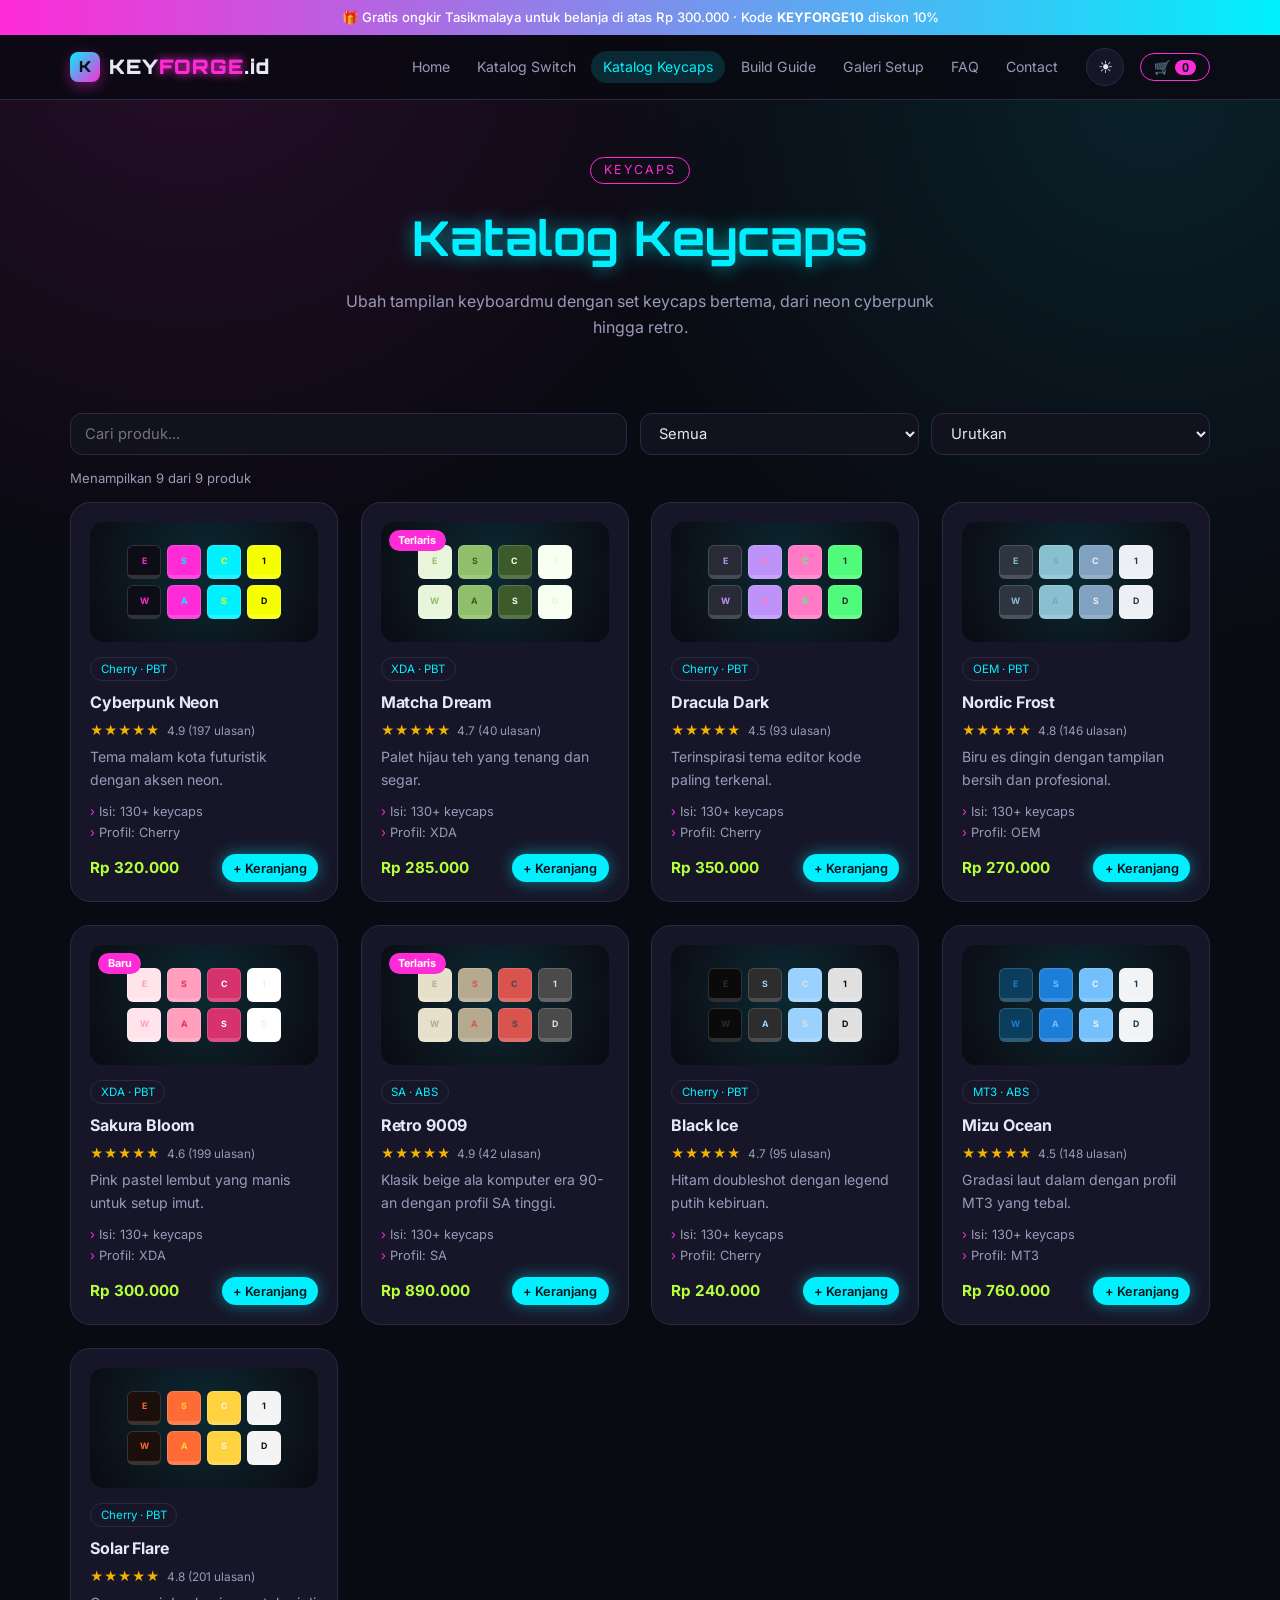
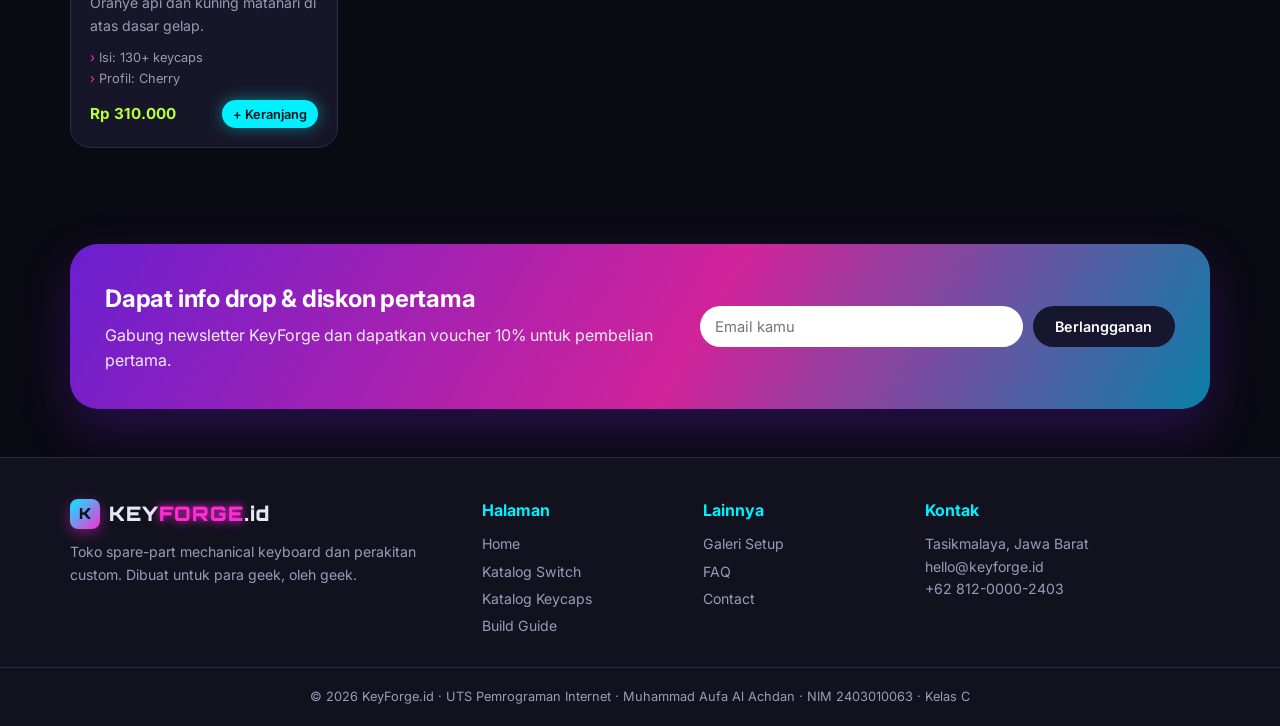
<file: keycaps.html>
<!DOCTYPE html>
<html lang="id">
<head>
  <meta charset="UTF-8">
  <meta name="viewport" content="width=device-width, initial-scale=1.0">
  <meta name="description" content="Katalog keycaps PBT dan ABS bertema.">
  <title>Katalog Keycaps | KeyForge.id</title>
  <link rel="preconnect" href="https://fonts.googleapis.com">
  <link href="https://fonts.googleapis.com/css2?family=Orbitron:wght@500;700;900&family=Inter:wght@400;500;600&display=swap" rel="stylesheet">
  <link rel="stylesheet" href="aufa_style.css">
</head>
<body>
  <div class="aufa_announce">
    &#127873; Gratis ongkir Tasikmalaya untuk belanja di atas Rp 300.000 &middot; Kode <b>KEYFORGE10</b> diskon 10%
  </div>

  <header id="aufa_header">
    <div class="aufa_container aufa_navbar">
      <a href="index.html" class="aufa_logo">
        <i class="aufa_mark">K</i>
        <em>KEY<span>FORGE</span>.id</em>
      </a>
      <button type="button" id="aufa_burger" class="aufa_burger" aria-label="Buka menu">&#9776;</button>
      <nav id="aufa_nav" class="aufa_nav">
        <ul class="aufa_menu">
          <li><a href="index.html" class="aufa_link">Home</a></li>
          <li><a href="switch.html" class="aufa_link">Katalog Switch</a></li>
          <li><a href="keycaps.html" class="aufa_link aufa_active">Katalog Keycaps</a></li>
          <li><a href="panduan.html" class="aufa_link">Build Guide</a></li>
          <li><a href="galeri.html" class="aufa_link">Galeri Setup</a></li>
          <li><a href="faq.html" class="aufa_link">FAQ</a></li>
          <li><a href="kontak.html" class="aufa_link">Contact</a></li>
        </ul>
      </nav>
      <button type="button" id="aufa_theme_btn" class="aufa_icon_btn" aria-label="Ganti tema terang atau gelap" title="Ganti tema">
        <span id="aufa_theme_icon">&#9728;</span>
      </button>
      <button type="button" id="aufa_cart_btn" class="aufa_cart_btn" aria-label="Keranjang">
        &#128722; <span id="aufa_cart_count">0</span>
      </button>
    </div>
  </header>

  <main id="aufa_main">
    <section id="aufa_pagehero" class="aufa_pagehero">
      <div class="aufa_container">
        <span class="aufa_tag">Keycaps</span>
        <h1 class="aufa_glitch" data-text="Katalog Keycaps">Katalog Keycaps</h1>
        <p>Ubah tampilan keyboardmu dengan set keycaps bertema, dari neon cyberpunk hingga retro.</p>
      </div>
    </section>

    <section class="aufa_section">
      <div class="aufa_container">
        <div class="aufa_toolbar">
          <input type="search" id="aufa_search" class="aufa_input" placeholder="Cari produk..." aria-label="Cari">
          <select id="aufa_filter" class="aufa_input" aria-label="Filter profil keycaps">
            <option value="all">Semua</option>
            <option>Cherry</option>
            <option>OEM</option>
            <option>XDA</option>
            <option>SA</option>
            <option>MT3</option>
          </select>
          <select id="aufa_sort" class="aufa_input" aria-label="Urutkan produk">
            <option value="def">Urutkan</option>
            <option value="asc">Harga: Termurah</option>
            <option value="desc">Harga: Termahal</option>
            <option value="az">Nama A-Z</option>
          </select>
        </div>

        <p id="aufa_count" class="aufa_count"></p>

        <div id="aufa_grid" class="aufa_grid">
          <article class="aufa_card" data-name="cyberpunk neon" data-type="Cherry" data-price="320000">
            <div class="aufa_visual">
              <div class="aufa_kc_vis">
                <b style="background: #0d0d17; color: #ff2bd6">E</b>
                <b style="background: #ff2bd6; color: #00f0ff">S</b>
                <b style="background: #00f0ff; color: #f5ff00">C</b>
                <b style="background: #f5ff00; color: #0d0d17">1</b>
                <b style="background: #0d0d17; color: #ff2bd6">W</b>
                <b style="background: #ff2bd6; color: #00f0ff">A</b>
                <b style="background: #00f0ff; color: #f5ff00">S</b>
                <b style="background: #f5ff00; color: #0d0d17">D</b>
              </div>
            </div>
            <span class="aufa_badge">Cherry &middot; PBT</span>
            <h3>Cyberpunk Neon</h3>
            <div class="aufa_rating">
              <span>&#9733;&#9733;&#9733;&#9733;&#9733;</span>
              <small>4.9 (197 ulasan)</small>
            </div>
            <p>Tema malam kota futuristik dengan aksen neon.</p>
            <ul class="aufa_spec">
              <li>Isi: 130+ keycaps</li>
              <li>Profil: Cherry</li>
            </ul>
            <div class="aufa_cardfoot">
              <strong>Rp 320.000</strong>
              <button type="button" class="aufa_btn aufa_add" data-id="kc0" data-name="Cyberpunk Neon" data-price="320000">+ Keranjang</button>
            </div>
          </article>

          <article class="aufa_card" data-name="matcha dream" data-type="XDA" data-price="285000">
            <div class="aufa_visual">
              <span class="aufa_ribbon">Terlaris</span>
              <div class="aufa_kc_vis">
                <b style="background: #e9f5db; color: #8fbf6a">E</b>
                <b style="background: #8fbf6a; color: #3d5a2a">S</b>
                <b style="background: #3d5a2a; color: #f7fff0">C</b>
                <b style="background: #f7fff0; color: #e9f5db">1</b>
                <b style="background: #e9f5db; color: #8fbf6a">W</b>
                <b style="background: #8fbf6a; color: #3d5a2a">A</b>
                <b style="background: #3d5a2a; color: #f7fff0">S</b>
                <b style="background: #f7fff0; color: #e9f5db">D</b>
              </div>
            </div>
            <span class="aufa_badge">XDA &middot; PBT</span>
            <h3>Matcha Dream</h3>
            <div class="aufa_rating">
              <span>&#9733;&#9733;&#9733;&#9733;&#9733;</span>
              <small>4.7 (40 ulasan)</small>
            </div>
            <p>Palet hijau teh yang tenang dan segar.</p>
            <ul class="aufa_spec">
              <li>Isi: 130+ keycaps</li>
              <li>Profil: XDA</li>
            </ul>
            <div class="aufa_cardfoot">
              <strong>Rp 285.000</strong>
              <button type="button" class="aufa_btn aufa_add" data-id="kc1" data-name="Matcha Dream" data-price="285000">+ Keranjang</button>
            </div>
          </article>

          <article class="aufa_card" data-name="dracula dark" data-type="Cherry" data-price="350000">
            <div class="aufa_visual">
              <div class="aufa_kc_vis">
                <b style="background: #282a36; color: #bd93f9">E</b>
                <b style="background: #bd93f9; color: #ff79c6">S</b>
                <b style="background: #ff79c6; color: #50fa7b">C</b>
                <b style="background: #50fa7b; color: #282a36">1</b>
                <b style="background: #282a36; color: #bd93f9">W</b>
                <b style="background: #bd93f9; color: #ff79c6">A</b>
                <b style="background: #ff79c6; color: #50fa7b">S</b>
                <b style="background: #50fa7b; color: #282a36">D</b>
              </div>
            </div>
            <span class="aufa_badge">Cherry &middot; PBT</span>
            <h3>Dracula Dark</h3>
            <div class="aufa_rating">
              <span>&#9733;&#9733;&#9733;&#9733;&#9733;</span>
              <small>4.5 (93 ulasan)</small>
            </div>
            <p>Terinspirasi tema editor kode paling terkenal.</p>
            <ul class="aufa_spec">
              <li>Isi: 130+ keycaps</li>
              <li>Profil: Cherry</li>
            </ul>
            <div class="aufa_cardfoot">
              <strong>Rp 350.000</strong>
              <button type="button" class="aufa_btn aufa_add" data-id="kc2" data-name="Dracula Dark" data-price="350000">+ Keranjang</button>
            </div>
          </article>

          <article class="aufa_card" data-name="nordic frost" data-type="OEM" data-price="270000">
            <div class="aufa_visual">
              <div class="aufa_kc_vis">
                <b style="background: #2e3440; color: #88c0d0">E</b>
                <b style="background: #88c0d0; color: #81a1c1">S</b>
                <b style="background: #81a1c1; color: #eceff4">C</b>
                <b style="background: #eceff4; color: #2e3440">1</b>
                <b style="background: #2e3440; color: #88c0d0">W</b>
                <b style="background: #88c0d0; color: #81a1c1">A</b>
                <b style="background: #81a1c1; color: #eceff4">S</b>
                <b style="background: #eceff4; color: #2e3440">D</b>
              </div>
            </div>
            <span class="aufa_badge">OEM &middot; PBT</span>
            <h3>Nordic Frost</h3>
            <div class="aufa_rating">
              <span>&#9733;&#9733;&#9733;&#9733;&#9733;</span>
              <small>4.8 (146 ulasan)</small>
            </div>
            <p>Biru es dingin dengan tampilan bersih dan profesional.</p>
            <ul class="aufa_spec">
              <li>Isi: 130+ keycaps</li>
              <li>Profil: OEM</li>
            </ul>
            <div class="aufa_cardfoot">
              <strong>Rp 270.000</strong>
              <button type="button" class="aufa_btn aufa_add" data-id="kc3" data-name="Nordic Frost" data-price="270000">+ Keranjang</button>
            </div>
          </article>

          <article class="aufa_card" data-name="sakura bloom" data-type="XDA" data-price="300000">
            <div class="aufa_visual">
              <span class="aufa_ribbon">Baru</span>
              <div class="aufa_kc_vis">
                <b style="background: #ffe4ec; color: #ff9ebd">E</b>
                <b style="background: #ff9ebd; color: #d6336c">S</b>
                <b style="background: #d6336c; color: #ffffff">C</b>
                <b style="background: #ffffff; color: #ffe4ec">1</b>
                <b style="background: #ffe4ec; color: #ff9ebd">W</b>
                <b style="background: #ff9ebd; color: #d6336c">A</b>
                <b style="background: #d6336c; color: #ffffff">S</b>
                <b style="background: #ffffff; color: #ffe4ec">D</b>
              </div>
            </div>
            <span class="aufa_badge">XDA &middot; PBT</span>
            <h3>Sakura Bloom</h3>
            <div class="aufa_rating">
              <span>&#9733;&#9733;&#9733;&#9733;&#9733;</span>
              <small>4.6 (199 ulasan)</small>
            </div>
            <p>Pink pastel lembut yang manis untuk setup imut.</p>
            <ul class="aufa_spec">
              <li>Isi: 130+ keycaps</li>
              <li>Profil: XDA</li>
            </ul>
            <div class="aufa_cardfoot">
              <strong>Rp 300.000</strong>
              <button type="button" class="aufa_btn aufa_add" data-id="kc4" data-name="Sakura Bloom" data-price="300000">+ Keranjang</button>
            </div>
          </article>

          <article class="aufa_card" data-name="retro 9009" data-type="SA" data-price="890000">
            <div class="aufa_visual">
              <span class="aufa_ribbon">Terlaris</span>
              <div class="aufa_kc_vis">
                <b style="background: #e6dfc9; color: #b5aa8f">E</b>
                <b style="background: #b5aa8f; color: #d9534f">S</b>
                <b style="background: #d9534f; color: #4a4a4a">C</b>
                <b style="background: #4a4a4a; color: #e6dfc9">1</b>
                <b style="background: #e6dfc9; color: #b5aa8f">W</b>
                <b style="background: #b5aa8f; color: #d9534f">A</b>
                <b style="background: #d9534f; color: #4a4a4a">S</b>
                <b style="background: #4a4a4a; color: #e6dfc9">D</b>
              </div>
            </div>
            <span class="aufa_badge">SA &middot; ABS</span>
            <h3>Retro 9009</h3>
            <div class="aufa_rating">
              <span>&#9733;&#9733;&#9733;&#9733;&#9733;</span>
              <small>4.9 (42 ulasan)</small>
            </div>
            <p>Klasik beige ala komputer era 90-an dengan profil SA tinggi.</p>
            <ul class="aufa_spec">
              <li>Isi: 130+ keycaps</li>
              <li>Profil: SA</li>
            </ul>
            <div class="aufa_cardfoot">
              <strong>Rp 890.000</strong>
              <button type="button" class="aufa_btn aufa_add" data-id="kc5" data-name="Retro 9009" data-price="890000">+ Keranjang</button>
            </div>
          </article>

          <article class="aufa_card" data-name="black ice" data-type="Cherry" data-price="240000">
            <div class="aufa_visual">
              <div class="aufa_kc_vis">
                <b style="background: #0a0a0a; color: #2d2d2d">E</b>
                <b style="background: #2d2d2d; color: #9ad1ff">S</b>
                <b style="background: #9ad1ff; color: #e0e0e0">C</b>
                <b style="background: #e0e0e0; color: #0a0a0a">1</b>
                <b style="background: #0a0a0a; color: #2d2d2d">W</b>
                <b style="background: #2d2d2d; color: #9ad1ff">A</b>
                <b style="background: #9ad1ff; color: #e0e0e0">S</b>
                <b style="background: #e0e0e0; color: #0a0a0a">D</b>
              </div>
            </div>
            <span class="aufa_badge">Cherry &middot; PBT</span>
            <h3>Black Ice</h3>
            <div class="aufa_rating">
              <span>&#9733;&#9733;&#9733;&#9733;&#9733;</span>
              <small>4.7 (95 ulasan)</small>
            </div>
            <p>Hitam doubleshot dengan legend putih kebiruan.</p>
            <ul class="aufa_spec">
              <li>Isi: 130+ keycaps</li>
              <li>Profil: Cherry</li>
            </ul>
            <div class="aufa_cardfoot">
              <strong>Rp 240.000</strong>
              <button type="button" class="aufa_btn aufa_add" data-id="kc6" data-name="Black Ice" data-price="240000">+ Keranjang</button>
            </div>
          </article>

          <article class="aufa_card" data-name="mizu ocean" data-type="MT3" data-price="760000">
            <div class="aufa_visual">
              <div class="aufa_kc_vis">
                <b style="background: #0b3d5c; color: #1c7ed6">E</b>
                <b style="background: #1c7ed6; color: #74c0fc">S</b>
                <b style="background: #74c0fc; color: #f1f3f5">C</b>
                <b style="background: #f1f3f5; color: #0b3d5c">1</b>
                <b style="background: #0b3d5c; color: #1c7ed6">W</b>
                <b style="background: #1c7ed6; color: #74c0fc">A</b>
                <b style="background: #74c0fc; color: #f1f3f5">S</b>
                <b style="background: #f1f3f5; color: #0b3d5c">D</b>
              </div>
            </div>
            <span class="aufa_badge">MT3 &middot; ABS</span>
            <h3>Mizu Ocean</h3>
            <div class="aufa_rating">
              <span>&#9733;&#9733;&#9733;&#9733;&#9733;</span>
              <small>4.5 (148 ulasan)</small>
            </div>
            <p>Gradasi laut dalam dengan profil MT3 yang tebal.</p>
            <ul class="aufa_spec">
              <li>Isi: 130+ keycaps</li>
              <li>Profil: MT3</li>
            </ul>
            <div class="aufa_cardfoot">
              <strong>Rp 760.000</strong>
              <button type="button" class="aufa_btn aufa_add" data-id="kc7" data-name="Mizu Ocean" data-price="760000">+ Keranjang</button>
            </div>
          </article>

          <article class="aufa_card" data-name="solar flare" data-type="Cherry" data-price="310000">
            <div class="aufa_visual">
              <div class="aufa_kc_vis">
                <b style="background: #1a0f0a; color: #ff6b35">E</b>
                <b style="background: #ff6b35; color: #ffd23f">S</b>
                <b style="background: #ffd23f; color: #f4f4f4">C</b>
                <b style="background: #f4f4f4; color: #1a0f0a">1</b>
                <b style="background: #1a0f0a; color: #ff6b35">W</b>
                <b style="background: #ff6b35; color: #ffd23f">A</b>
                <b style="background: #ffd23f; color: #f4f4f4">S</b>
                <b style="background: #f4f4f4; color: #1a0f0a">D</b>
              </div>
            </div>
            <span class="aufa_badge">Cherry &middot; PBT</span>
            <h3>Solar Flare</h3>
            <div class="aufa_rating">
              <span>&#9733;&#9733;&#9733;&#9733;&#9733;</span>
              <small>4.8 (201 ulasan)</small>
            </div>
            <p>Oranye api dan kuning matahari di atas dasar gelap.</p>
            <ul class="aufa_spec">
              <li>Isi: 130+ keycaps</li>
              <li>Profil: Cherry</li>
            </ul>
            <div class="aufa_cardfoot">
              <strong>Rp 310.000</strong>
              <button type="button" class="aufa_btn aufa_add" data-id="kc8" data-name="Solar Flare" data-price="310000">+ Keranjang</button>
            </div>
          </article>
        </div>

        <p id="aufa_empty" class="aufa_empty">Produk tidak ditemukan.</p>
      </div>
    </section>
  </main>

  <!-- Drawer Keranjang -->
  <aside id="aufa_cart" class="aufa_cart">
    <div class="aufa_cart_head">
      <h3>Keranjang</h3>
      <button type="button" id="aufa_cart_close" aria-label="Tutup">&times;</button>
    </div>
    <ul id="aufa_cart_list" class="aufa_cart_list"></ul>
    <div class="aufa_cart_foot">
      <p>Total: <strong id="aufa_cart_total">Rp 0</strong></p>
      <button type="button" id="aufa_checkout" class="aufa_btn">Checkout</button>
      <button type="button" id="aufa_clear" class="aufa_btn aufa_btn_ghost">Kosongkan</button>
    </div>
  </aside>

  <div id="aufa_toast" class="aufa_toast"></div>

  <!-- Newsletter -->
  <section id="aufa_newsletter" class="aufa_section">
    <div class="aufa_container">
      <div class="aufa_banner">
        <div>
          <h2>Dapat info drop &amp; diskon pertama</h2>
          <p>Gabung newsletter KeyForge dan dapatkan voucher 10% untuk pembelian pertama.</p>
        </div>
        <form id="aufa_news_form" class="aufa_news" novalidate>
          <input id="aufa_news_email" class="aufa_input" type="email" placeholder="Email kamu" aria-label="Email newsletter">
          <button class="aufa_btn" type="submit">Berlangganan</button>
        </form>
      </div>
    </div>
  </section>

  <!-- Footer -->
  <footer id="aufa_footer">
    <div class="aufa_container aufa_foot_grid">
      <div>
        <div class="aufa_logo">
          <i class="aufa_mark">K</i>
          <em>KEY<span>FORGE</span>.id</em>
        </div>
        <p>Toko spare-part mechanical keyboard dan perakitan custom. Dibuat untuk para geek, oleh geek.</p>
      </div>
      <div>
        <h4>Halaman</h4>
        <ul>
          <li><a href="index.html">Home</a></li>
          <li><a href="switch.html">Katalog Switch</a></li>
          <li><a href="keycaps.html">Katalog Keycaps</a></li>
          <li><a href="panduan.html">Build Guide</a></li>
        </ul>
      </div>
      <div>
        <h4>Lainnya</h4>
        <ul>
          <li><a href="galeri.html">Galeri Setup</a></li>
          <li><a href="faq.html">FAQ</a></li>
          <li><a href="kontak.html">Contact</a></li>
        </ul>
      </div>
      <div>
        <h4>Kontak</h4>
        <p>
          Tasikmalaya, Jawa Barat<br>
          hello@keyforge.id<br>
          +62 812-0000-2403
        </p>
      </div>
    </div>
    <div class="aufa_copy">
      &copy; 2026 KeyForge.id &middot; UTS Pemrograman Internet &middot; Muhammad Aufa Al Achdan &middot; NIM 2403010063 &middot; Kelas C
    </div>
  </footer>

  <button type="button" id="aufa_top" class="aufa_top" aria-label="Kembali ke atas">&uarr;</button>
  <script src="aufa_script.js"></script>
</body>
</html>
</file>
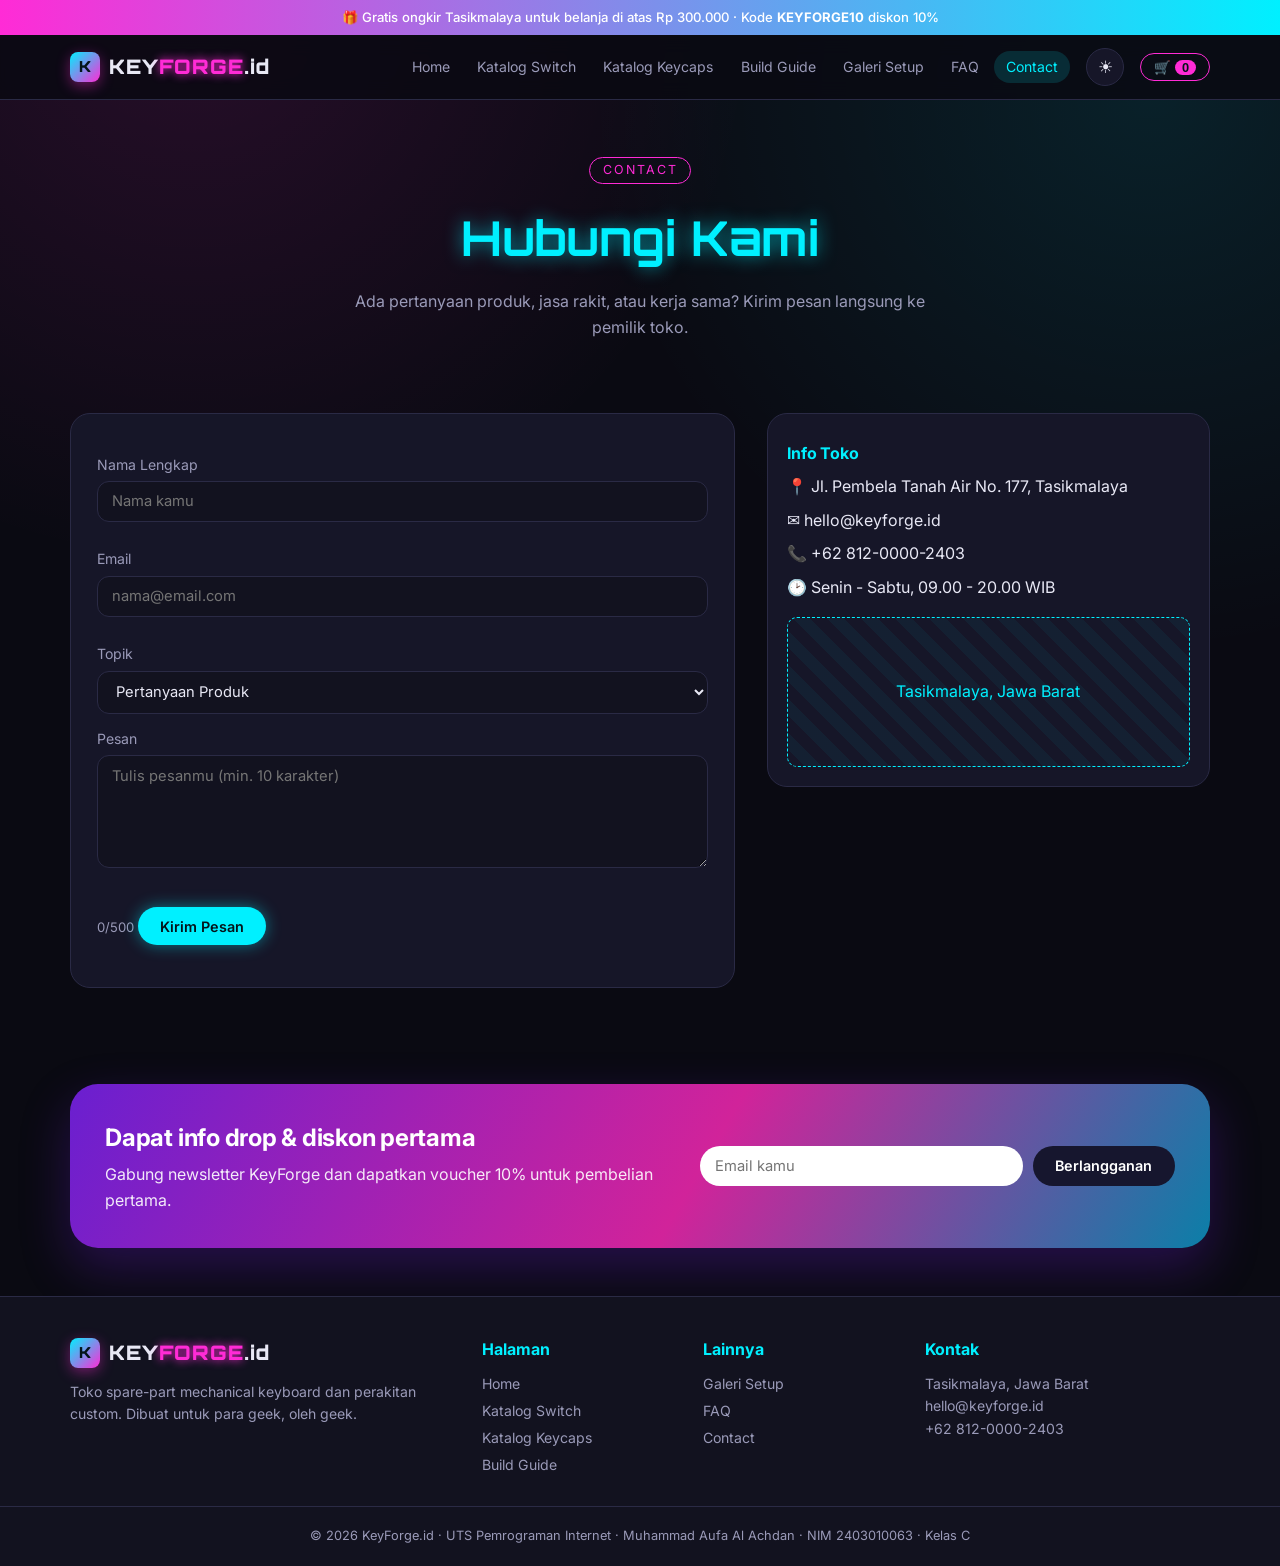
<file: kontak.html>
<!DOCTYPE html>
<html lang="id">
<head>
  <meta charset="UTF-8">
  <meta name="viewport" content="width=device-width, initial-scale=1.0">
  <meta name="description" content="Hubungi KeyForge.id.">
  <title>Contact | KeyForge.id</title>
  <link rel="preconnect" href="https://fonts.googleapis.com">
  <link href="https://fonts.googleapis.com/css2?family=Orbitron:wght@500;700;900&family=Inter:wght@400;500;600&display=swap" rel="stylesheet">
  <link rel="stylesheet" href="aufa_style.css">
</head>
<body>
  <div class="aufa_announce">
    &#127873; Gratis ongkir Tasikmalaya untuk belanja di atas Rp 300.000 &middot; Kode <b>KEYFORGE10</b> diskon 10%
  </div>

  <header id="aufa_header">
    <div class="aufa_container aufa_navbar">
      <a href="index.html" class="aufa_logo">
        <i class="aufa_mark">K</i>
        <em>KEY<span>FORGE</span>.id</em>
      </a>
      <button type="button" id="aufa_burger" class="aufa_burger" aria-label="Buka menu">&#9776;</button>
      <nav id="aufa_nav" class="aufa_nav">
        <ul class="aufa_menu">
          <li><a href="index.html" class="aufa_link">Home</a></li>
          <li><a href="switch.html" class="aufa_link">Katalog Switch</a></li>
          <li><a href="keycaps.html" class="aufa_link">Katalog Keycaps</a></li>
          <li><a href="panduan.html" class="aufa_link">Build Guide</a></li>
          <li><a href="galeri.html" class="aufa_link">Galeri Setup</a></li>
          <li><a href="faq.html" class="aufa_link">FAQ</a></li>
          <li><a href="kontak.html" class="aufa_link aufa_active">Contact</a></li>
        </ul>
      </nav>
      <button type="button" id="aufa_theme_btn" class="aufa_icon_btn" aria-label="Ganti tema terang atau gelap" title="Ganti tema">
        <span id="aufa_theme_icon">&#9728;</span>
      </button>
      <button type="button" id="aufa_cart_btn" class="aufa_cart_btn" aria-label="Keranjang">
        &#128722; <span id="aufa_cart_count">0</span>
      </button>
    </div>
  </header>

  <main id="aufa_main">
    <section id="aufa_pagehero" class="aufa_pagehero">
      <div class="aufa_container">
        <span class="aufa_tag">Contact</span>
        <h1 class="aufa_glitch" data-text="Hubungi Kami">Hubungi Kami</h1>
        <p>Ada pertanyaan produk, jasa rakit, atau kerja sama? Kirim pesan langsung ke pemilik toko.</p>
      </div>
    </section>

    <section class="aufa_section">
      <div class="aufa_container aufa_contact_grid">
        <form id="aufa_form" class="aufa_form" novalidate>
          <label for="aufa_nama">Nama Lengkap</label>
          <input id="aufa_nama" class="aufa_input" type="text" placeholder="Nama kamu">
          <small class="aufa_err"></small>

          <label for="aufa_email">Email</label>
          <input id="aufa_email" class="aufa_input" type="email" placeholder="nama@email.com">
          <small class="aufa_err"></small>

          <label for="aufa_topik">Topik</label>
          <select id="aufa_topik" class="aufa_input">
            <option>Pertanyaan Produk</option>
            <option>Jasa Rakit</option>
            <option>Retur / Komplain</option>
            <option>Kerja Sama</option>
          </select>

          <label for="aufa_pesan">Pesan</label>
          <textarea id="aufa_pesan" class="aufa_input" rows="5" maxlength="500" placeholder="Tulis pesanmu (min. 10 karakter)"></textarea>
          <small class="aufa_err"></small>
          <small id="aufa_char" class="aufa_count">0/500</small>

          <button type="submit" class="aufa_btn">Kirim Pesan</button>
          <p id="aufa_ok" class="aufa_ok"></p>
        </form>

        <aside class="aufa_panel">
          <h3>Info Toko</h3>
          <p>&#128205; Jl. Pembela Tanah Air No. 177, Tasikmalaya</p>
          <p>&#9993; hello@keyforge.id</p>
          <p>&#128222; +62 812-0000-2403</p>
          <p>&#128337; Senin - Sabtu, 09.00 - 20.00 WIB</p>
          <div class="aufa_map">Tasikmalaya, Jawa Barat</div>
        </aside>
      </div>
    </section>
  </main>

  <!-- Drawer Keranjang -->
  <aside id="aufa_cart" class="aufa_cart">
    <div class="aufa_cart_head">
      <h3>Keranjang</h3>
      <button type="button" id="aufa_cart_close" aria-label="Tutup">&times;</button>
    </div>
    <ul id="aufa_cart_list" class="aufa_cart_list"></ul>
    <div class="aufa_cart_foot">
      <p>Total: <strong id="aufa_cart_total">Rp 0</strong></p>
      <button type="button" id="aufa_checkout" class="aufa_btn">Checkout</button>
      <button type="button" id="aufa_clear" class="aufa_btn aufa_btn_ghost">Kosongkan</button>
    </div>
  </aside>

  <div id="aufa_toast" class="aufa_toast"></div>

  <!-- Newsletter -->
  <section id="aufa_newsletter" class="aufa_section">
    <div class="aufa_container">
      <div class="aufa_banner">
        <div>
          <h2>Dapat info drop &amp; diskon pertama</h2>
          <p>Gabung newsletter KeyForge dan dapatkan voucher 10% untuk pembelian pertama.</p>
        </div>
        <form id="aufa_news_form" class="aufa_news" novalidate>
          <input id="aufa_news_email" class="aufa_input" type="email" placeholder="Email kamu" aria-label="Email newsletter">
          <button class="aufa_btn" type="submit">Berlangganan</button>
        </form>
      </div>
    </div>
  </section>

  <!-- Footer -->
  <footer id="aufa_footer">
    <div class="aufa_container aufa_foot_grid">
      <div>
        <div class="aufa_logo">
          <i class="aufa_mark">K</i>
          <em>KEY<span>FORGE</span>.id</em>
        </div>
        <p>Toko spare-part mechanical keyboard dan perakitan custom. Dibuat untuk para geek, oleh geek.</p>
      </div>
      <div>
        <h4>Halaman</h4>
        <ul>
          <li><a href="index.html">Home</a></li>
          <li><a href="switch.html">Katalog Switch</a></li>
          <li><a href="keycaps.html">Katalog Keycaps</a></li>
          <li><a href="panduan.html">Build Guide</a></li>
        </ul>
      </div>
      <div>
        <h4>Lainnya</h4>
        <ul>
          <li><a href="galeri.html">Galeri Setup</a></li>
          <li><a href="faq.html">FAQ</a></li>
          <li><a href="kontak.html">Contact</a></li>
        </ul>
      </div>
      <div>
        <h4>Kontak</h4>
        <p>
          Tasikmalaya, Jawa Barat<br>
          hello@keyforge.id<br>
          +62 812-0000-2403
        </p>
      </div>
    </div>
    <div class="aufa_copy">
      &copy; 2026 KeyForge.id &middot; UTS Pemrograman Internet &middot; Muhammad Aufa Al Achdan &middot; NIM 2403010063 &middot; Kelas C
    </div>
  </footer>

  <button type="button" id="aufa_top" class="aufa_top" aria-label="Kembali ke atas">&uarr;</button>
  <script src="aufa_script.js"></script>
</body>
</html>
</file>
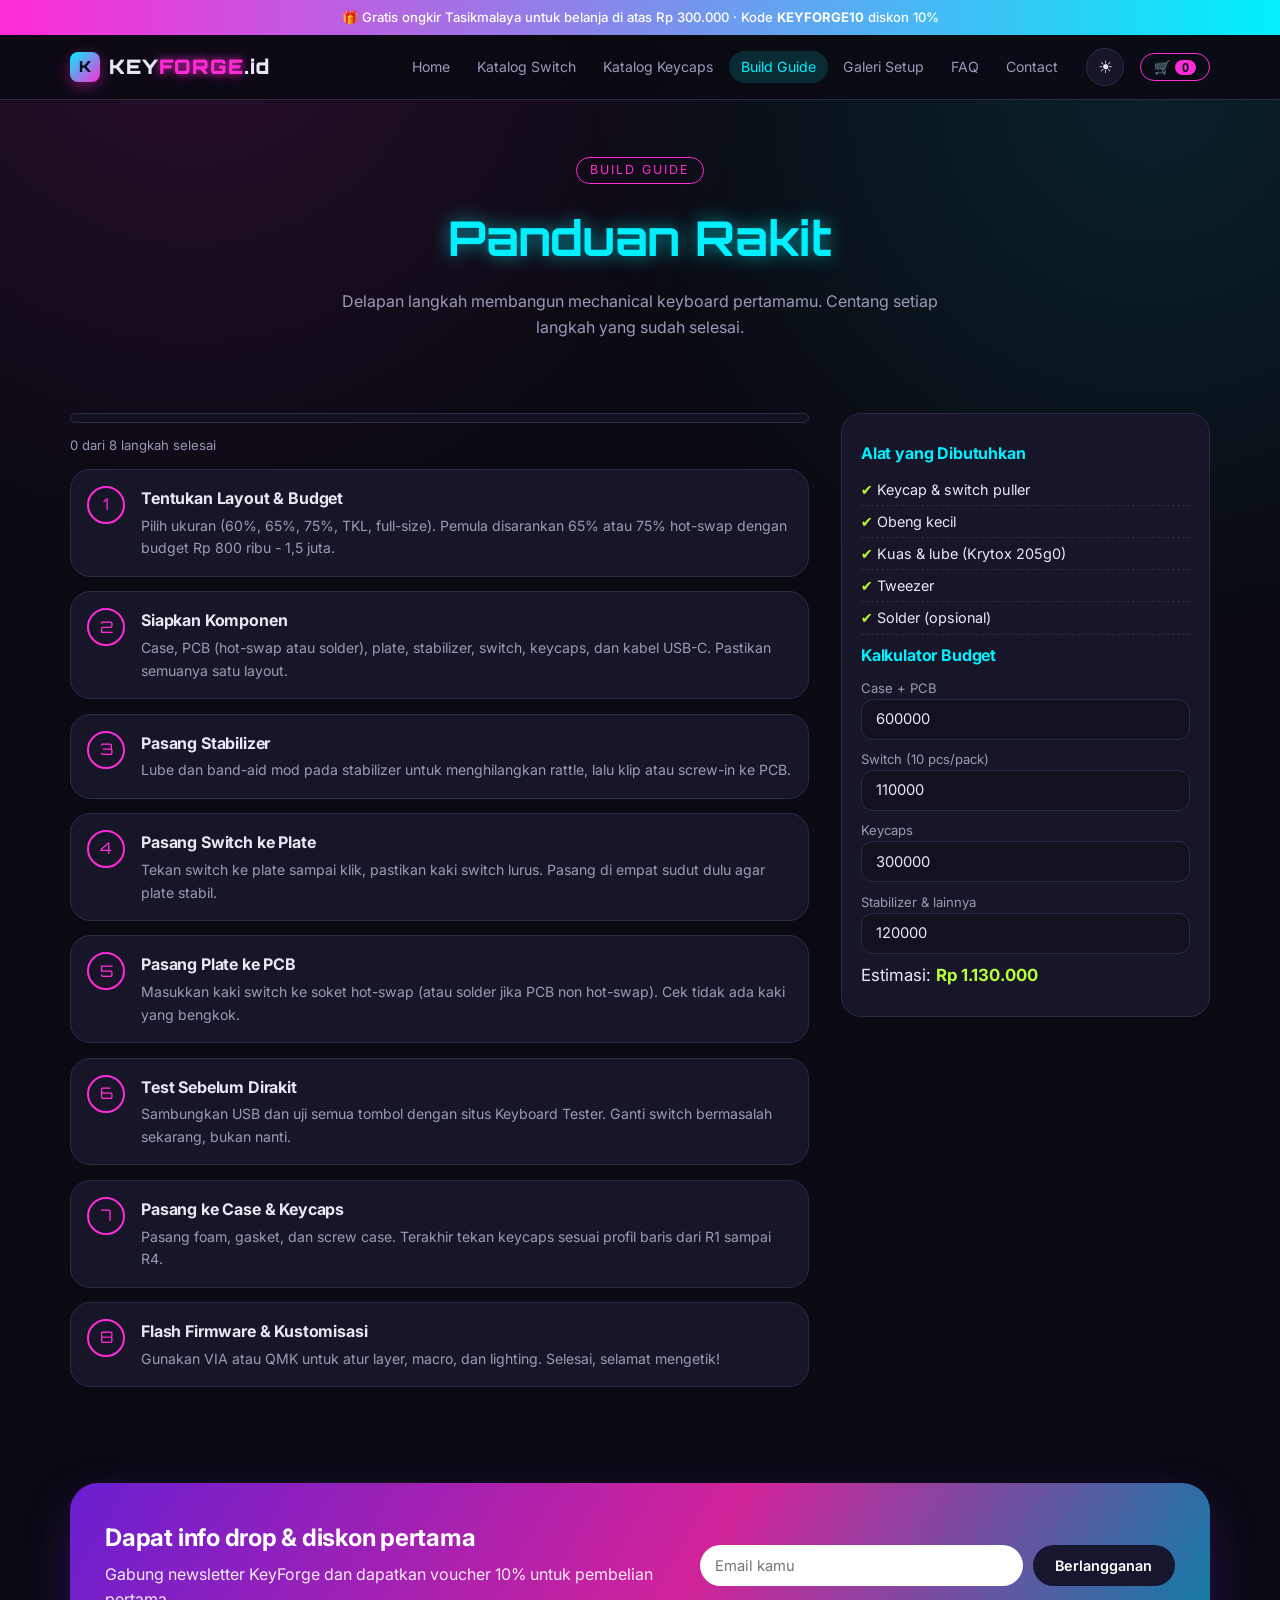
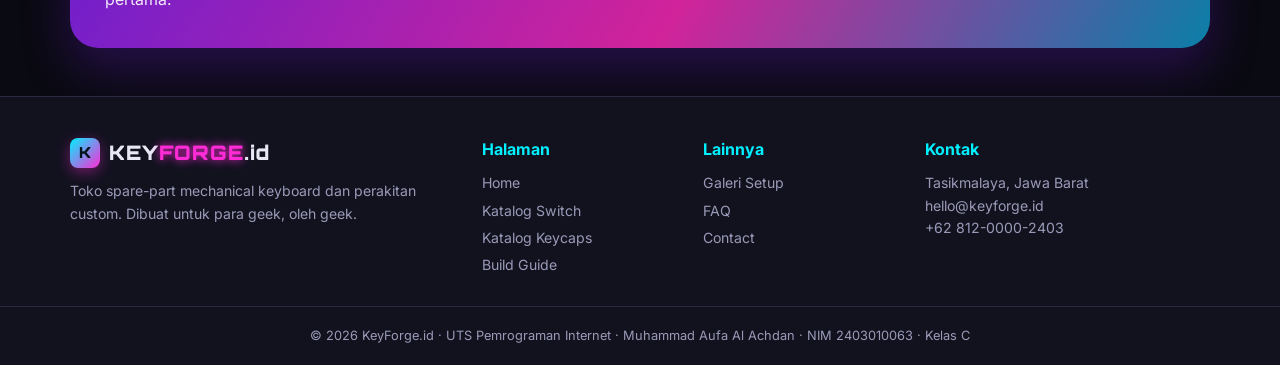
<file: panduan.html>
<!DOCTYPE html>
<html lang="id">
<head>
  <meta charset="UTF-8">
  <meta name="viewport" content="width=device-width, initial-scale=1.0">
  <meta name="description" content="Panduan lengkap merakit mechanical keyboard.">
  <title>Panduan Rakit | KeyForge.id</title>
  <link rel="preconnect" href="https://fonts.googleapis.com">
  <link href="https://fonts.googleapis.com/css2?family=Orbitron:wght@500;700;900&family=Inter:wght@400;500;600&display=swap" rel="stylesheet">
  <link rel="stylesheet" href="aufa_style.css">
</head>
<body>
  <div class="aufa_announce">
    &#127873; Gratis ongkir Tasikmalaya untuk belanja di atas Rp 300.000 &middot; Kode <b>KEYFORGE10</b> diskon 10%
  </div>

  <header id="aufa_header">
    <div class="aufa_container aufa_navbar">
      <a href="index.html" class="aufa_logo">
        <i class="aufa_mark">K</i>
        <em>KEY<span>FORGE</span>.id</em>
      </a>
      <button type="button" id="aufa_burger" class="aufa_burger" aria-label="Buka menu">&#9776;</button>
      <nav id="aufa_nav" class="aufa_nav">
        <ul class="aufa_menu">
          <li><a href="index.html" class="aufa_link">Home</a></li>
          <li><a href="switch.html" class="aufa_link">Katalog Switch</a></li>
          <li><a href="keycaps.html" class="aufa_link">Katalog Keycaps</a></li>
          <li><a href="panduan.html" class="aufa_link aufa_active">Build Guide</a></li>
          <li><a href="galeri.html" class="aufa_link">Galeri Setup</a></li>
          <li><a href="faq.html" class="aufa_link">FAQ</a></li>
          <li><a href="kontak.html" class="aufa_link">Contact</a></li>
        </ul>
      </nav>
      <button type="button" id="aufa_theme_btn" class="aufa_icon_btn" aria-label="Ganti tema terang atau gelap" title="Ganti tema">
        <span id="aufa_theme_icon">&#9728;</span>
      </button>
      <button type="button" id="aufa_cart_btn" class="aufa_cart_btn" aria-label="Keranjang">
        &#128722; <span id="aufa_cart_count">0</span>
      </button>
    </div>
  </header>

  <main id="aufa_main">
    <section id="aufa_pagehero" class="aufa_pagehero">
      <div class="aufa_container">
        <span class="aufa_tag">Build Guide</span>
        <h1 class="aufa_glitch" data-text="Panduan Rakit">Panduan Rakit</h1>
        <p>Delapan langkah membangun mechanical keyboard pertamamu. Centang setiap langkah yang sudah selesai.</p>
      </div>
    </section>

    <section class="aufa_section">
      <div class="aufa_container aufa_guide_grid">
        <div>
          <div class="aufa_progress">
            <div id="aufa_bar" class="aufa_bar"></div>
          </div>
          <p id="aufa_prog_txt" class="aufa_count">0 dari 8 langkah selesai</p>

          <ol class="aufa_steps">
            <li class="aufa_step">
              <label>
                <input type="checkbox" class="aufa_check">
                <span class="aufa_num">1</span>
                <div>
                  <h3>Tentukan Layout &amp; Budget</h3>
                  <p>Pilih ukuran (60%, 65%, 75%, TKL, full-size). Pemula disarankan 65% atau 75% hot-swap dengan budget Rp 800 ribu - 1,5 juta.</p>
                </div>
              </label>
            </li>
            <li class="aufa_step">
              <label>
                <input type="checkbox" class="aufa_check">
                <span class="aufa_num">2</span>
                <div>
                  <h3>Siapkan Komponen</h3>
                  <p>Case, PCB (hot-swap atau solder), plate, stabilizer, switch, keycaps, dan kabel USB-C. Pastikan semuanya satu layout.</p>
                </div>
              </label>
            </li>
            <li class="aufa_step">
              <label>
                <input type="checkbox" class="aufa_check">
                <span class="aufa_num">3</span>
                <div>
                  <h3>Pasang Stabilizer</h3>
                  <p>Lube dan band-aid mod pada stabilizer untuk menghilangkan rattle, lalu klip atau screw-in ke PCB.</p>
                </div>
              </label>
            </li>
            <li class="aufa_step">
              <label>
                <input type="checkbox" class="aufa_check">
                <span class="aufa_num">4</span>
                <div>
                  <h3>Pasang Switch ke Plate</h3>
                  <p>Tekan switch ke plate sampai klik, pastikan kaki switch lurus. Pasang di empat sudut dulu agar plate stabil.</p>
                </div>
              </label>
            </li>
            <li class="aufa_step">
              <label>
                <input type="checkbox" class="aufa_check">
                <span class="aufa_num">5</span>
                <div>
                  <h3>Pasang Plate ke PCB</h3>
                  <p>Masukkan kaki switch ke soket hot-swap (atau solder jika PCB non hot-swap). Cek tidak ada kaki yang bengkok.</p>
                </div>
              </label>
            </li>
            <li class="aufa_step">
              <label>
                <input type="checkbox" class="aufa_check">
                <span class="aufa_num">6</span>
                <div>
                  <h3>Test Sebelum Dirakit</h3>
                  <p>Sambungkan USB dan uji semua tombol dengan situs Keyboard Tester. Ganti switch bermasalah sekarang, bukan nanti.</p>
                </div>
              </label>
            </li>
            <li class="aufa_step">
              <label>
                <input type="checkbox" class="aufa_check">
                <span class="aufa_num">7</span>
                <div>
                  <h3>Pasang ke Case &amp; Keycaps</h3>
                  <p>Pasang foam, gasket, dan screw case. Terakhir tekan keycaps sesuai profil baris dari R1 sampai R4.</p>
                </div>
              </label>
            </li>
            <li class="aufa_step">
              <label>
                <input type="checkbox" class="aufa_check">
                <span class="aufa_num">8</span>
                <div>
                  <h3>Flash Firmware &amp; Kustomisasi</h3>
                  <p>Gunakan VIA atau QMK untuk atur layer, macro, dan lighting. Selesai, selamat mengetik!</p>
                </div>
              </label>
            </li>
          </ol>
        </div>

        <aside class="aufa_panel">
          <h3>Alat yang Dibutuhkan</h3>
          <ul class="aufa_tools">
            <li>Keycap &amp; switch puller</li>
            <li>Obeng kecil</li>
            <li>Kuas &amp; lube (Krytox 205g0)</li>
            <li>Tweezer</li>
            <li>Solder (opsional)</li>
          </ul>

          <h3>Kalkulator Budget</h3>
          <label>
            Case + PCB
            <input type="number" class="aufa_input aufa_bud" value="600000" min="0">
          </label>
          <label>
            Switch (10 pcs/pack)
            <input type="number" class="aufa_input aufa_bud" value="110000" min="0">
          </label>
          <label>
            Keycaps
            <input type="number" class="aufa_input aufa_bud" value="300000" min="0">
          </label>
          <label>
            Stabilizer &amp; lainnya
            <input type="number" class="aufa_input aufa_bud" value="120000" min="0">
          </label>
          <p class="aufa_total">Estimasi: <strong id="aufa_budget">Rp 0</strong></p>
        </aside>
      </div>
    </section>
  </main>

  <!-- Drawer Keranjang -->
  <aside id="aufa_cart" class="aufa_cart">
    <div class="aufa_cart_head">
      <h3>Keranjang</h3>
      <button type="button" id="aufa_cart_close" aria-label="Tutup">&times;</button>
    </div>
    <ul id="aufa_cart_list" class="aufa_cart_list"></ul>
    <div class="aufa_cart_foot">
      <p>Total: <strong id="aufa_cart_total">Rp 0</strong></p>
      <button type="button" id="aufa_checkout" class="aufa_btn">Checkout</button>
      <button type="button" id="aufa_clear" class="aufa_btn aufa_btn_ghost">Kosongkan</button>
    </div>
  </aside>

  <div id="aufa_toast" class="aufa_toast"></div>

  <!-- Newsletter -->
  <section id="aufa_newsletter" class="aufa_section">
    <div class="aufa_container">
      <div class="aufa_banner">
        <div>
          <h2>Dapat info drop &amp; diskon pertama</h2>
          <p>Gabung newsletter KeyForge dan dapatkan voucher 10% untuk pembelian pertama.</p>
        </div>
        <form id="aufa_news_form" class="aufa_news" novalidate>
          <input id="aufa_news_email" class="aufa_input" type="email" placeholder="Email kamu" aria-label="Email newsletter">
          <button class="aufa_btn" type="submit">Berlangganan</button>
        </form>
      </div>
    </div>
  </section>

  <!-- Footer -->
  <footer id="aufa_footer">
    <div class="aufa_container aufa_foot_grid">
      <div>
        <div class="aufa_logo">
          <i class="aufa_mark">K</i>
          <em>KEY<span>FORGE</span>.id</em>
        </div>
        <p>Toko spare-part mechanical keyboard dan perakitan custom. Dibuat untuk para geek, oleh geek.</p>
      </div>
      <div>
        <h4>Halaman</h4>
        <ul>
          <li><a href="index.html">Home</a></li>
          <li><a href="switch.html">Katalog Switch</a></li>
          <li><a href="keycaps.html">Katalog Keycaps</a></li>
          <li><a href="panduan.html">Build Guide</a></li>
        </ul>
      </div>
      <div>
        <h4>Lainnya</h4>
        <ul>
          <li><a href="galeri.html">Galeri Setup</a></li>
          <li><a href="faq.html">FAQ</a></li>
          <li><a href="kontak.html">Contact</a></li>
        </ul>
      </div>
      <div>
        <h4>Kontak</h4>
        <p>
          Tasikmalaya, Jawa Barat<br>
          hello@keyforge.id<br>
          +62 812-0000-2403
        </p>
      </div>
    </div>
    <div class="aufa_copy">
      &copy; 2026 KeyForge.id &middot; UTS Pemrograman Internet &middot; Muhammad Aufa Al Achdan &middot; NIM 2403010063 &middot; Kelas C
    </div>
  </footer>

  <button type="button" id="aufa_top" class="aufa_top" aria-label="Kembali ke atas">&uarr;</button>
  <script src="aufa_script.js"></script>
</body>
</html>
</file>
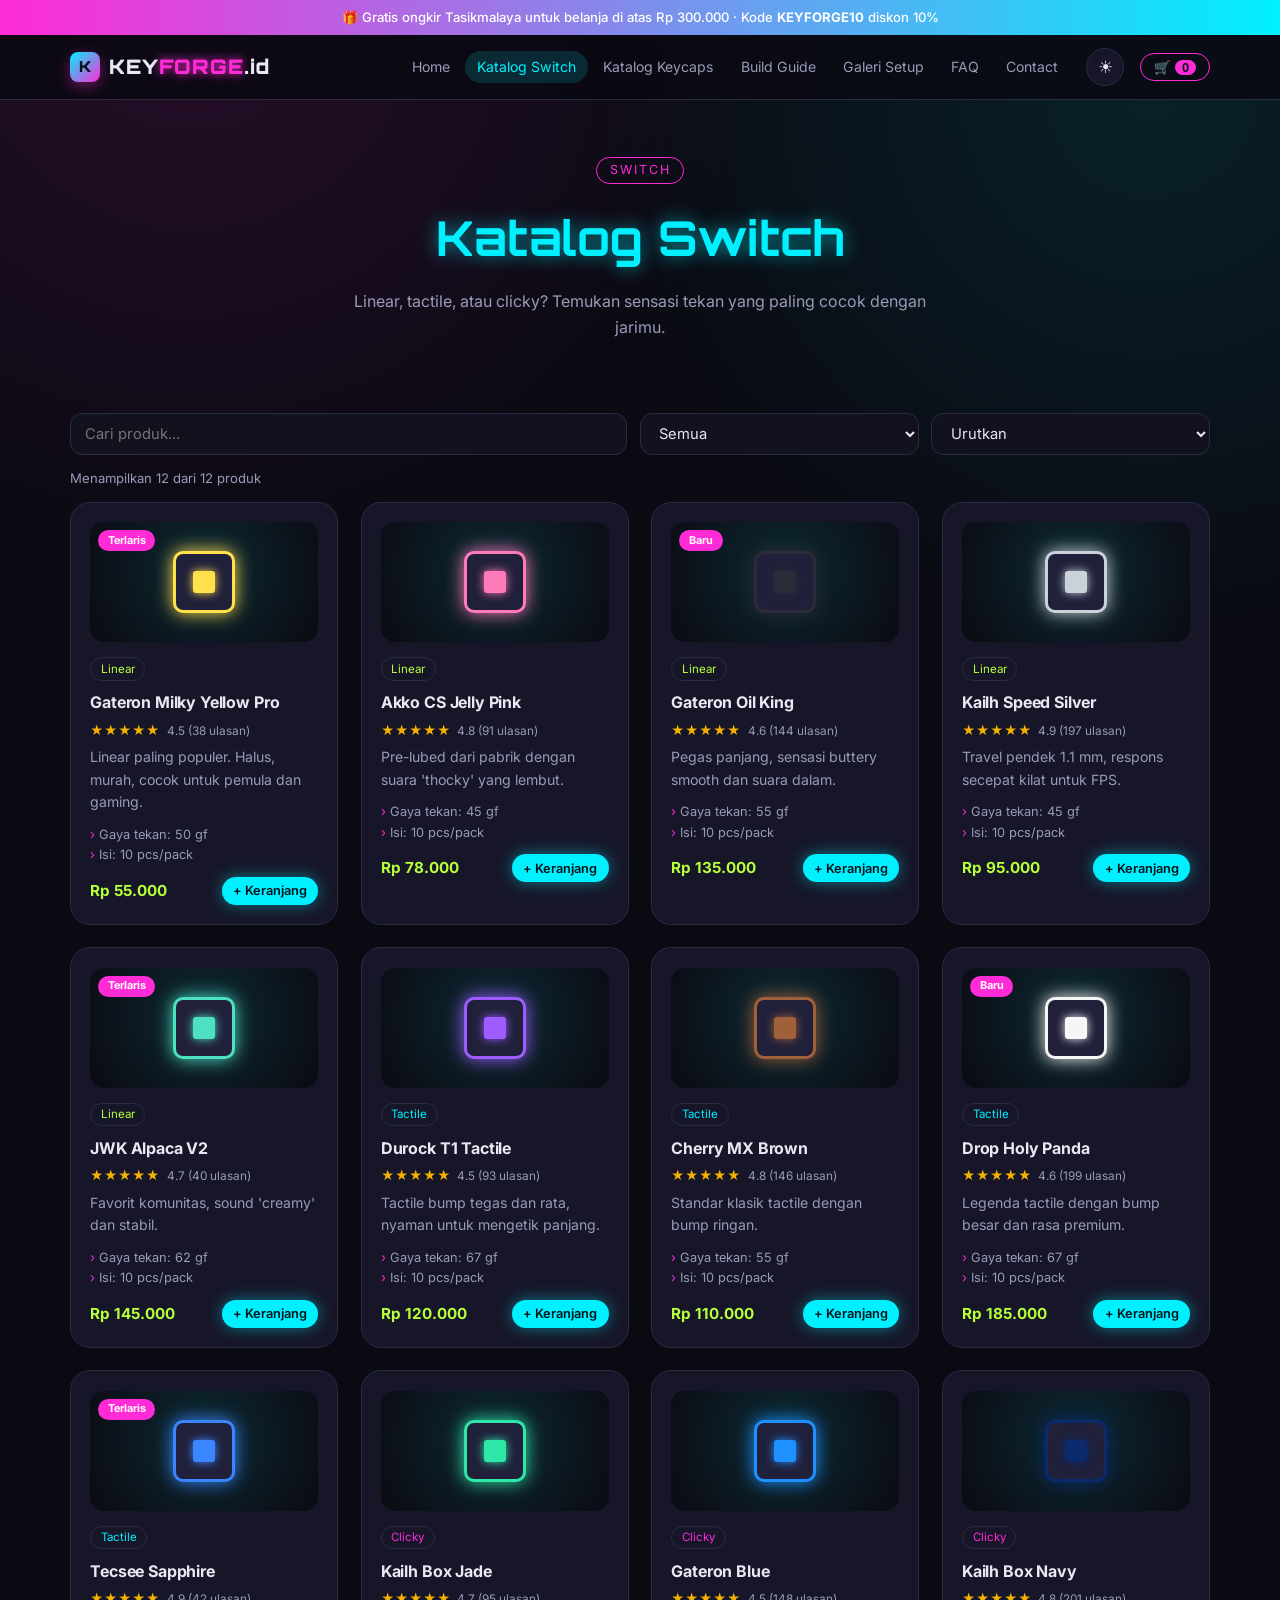
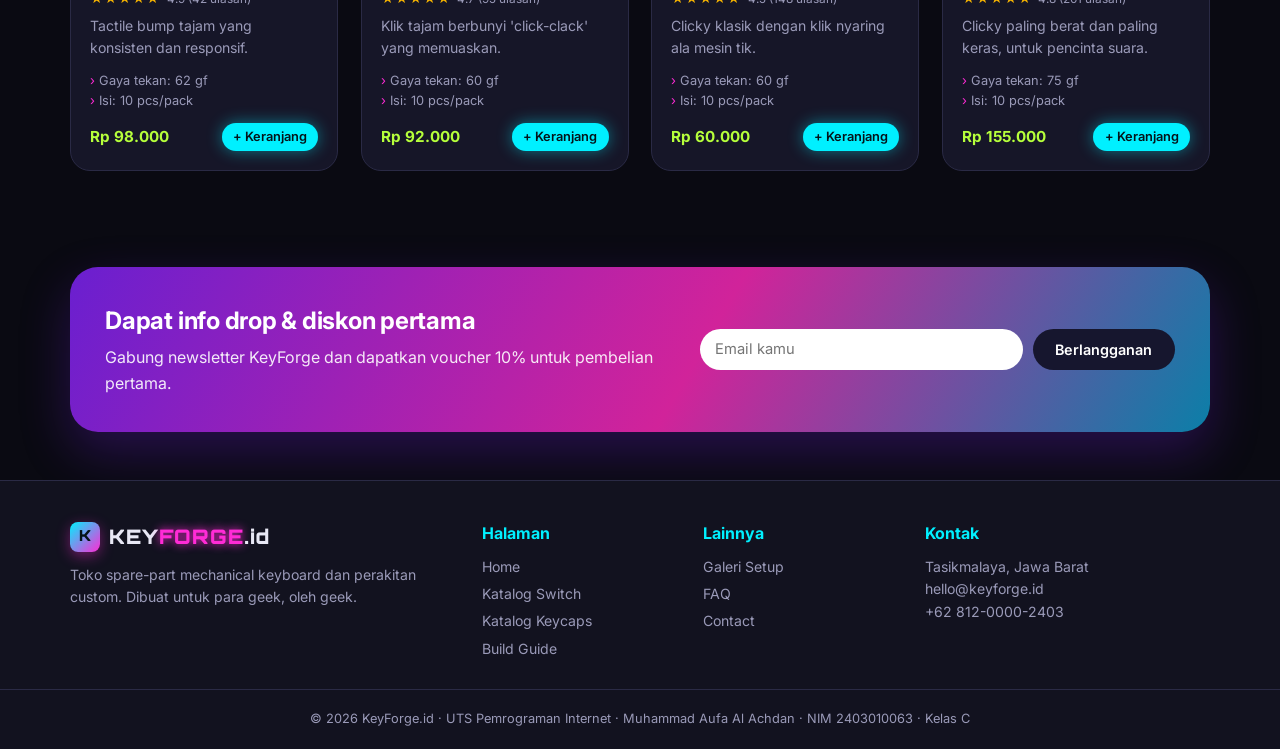
<file: switch.html>
<!DOCTYPE html>
<html lang="id">
<head>
  <meta charset="UTF-8">
  <meta name="viewport" content="width=device-width, initial-scale=1.0">
  <meta name="description" content="Katalog switch linear, tactile, dan clicky.">
  <title>Katalog Switch | KeyForge.id</title>
  <link rel="preconnect" href="https://fonts.googleapis.com">
  <link href="https://fonts.googleapis.com/css2?family=Orbitron:wght@500;700;900&family=Inter:wght@400;500;600&display=swap" rel="stylesheet">
  <link rel="stylesheet" href="aufa_style.css">
</head>
<body>
  <div class="aufa_announce">
    &#127873; Gratis ongkir Tasikmalaya untuk belanja di atas Rp 300.000 &middot; Kode <b>KEYFORGE10</b> diskon 10%
  </div>

  <header id="aufa_header">
    <div class="aufa_container aufa_navbar">
      <a href="index.html" class="aufa_logo">
        <i class="aufa_mark">K</i>
        <em>KEY<span>FORGE</span>.id</em>
      </a>
      <button type="button" id="aufa_burger" class="aufa_burger" aria-label="Buka menu">&#9776;</button>
      <nav id="aufa_nav" class="aufa_nav">
        <ul class="aufa_menu">
          <li><a href="index.html" class="aufa_link">Home</a></li>
          <li><a href="switch.html" class="aufa_link aufa_active">Katalog Switch</a></li>
          <li><a href="keycaps.html" class="aufa_link">Katalog Keycaps</a></li>
          <li><a href="panduan.html" class="aufa_link">Build Guide</a></li>
          <li><a href="galeri.html" class="aufa_link">Galeri Setup</a></li>
          <li><a href="faq.html" class="aufa_link">FAQ</a></li>
          <li><a href="kontak.html" class="aufa_link">Contact</a></li>
        </ul>
      </nav>
      <button type="button" id="aufa_theme_btn" class="aufa_icon_btn" aria-label="Ganti tema terang atau gelap" title="Ganti tema">
        <span id="aufa_theme_icon">&#9728;</span>
      </button>
      <button type="button" id="aufa_cart_btn" class="aufa_cart_btn" aria-label="Keranjang">
        &#128722; <span id="aufa_cart_count">0</span>
      </button>
    </div>
  </header>

  <main id="aufa_main">
    <section id="aufa_pagehero" class="aufa_pagehero">
      <div class="aufa_container">
        <span class="aufa_tag">Switch</span>
        <h1 class="aufa_glitch" data-text="Katalog Switch">Katalog Switch</h1>
        <p>Linear, tactile, atau clicky? Temukan sensasi tekan yang paling cocok dengan jarimu.</p>
      </div>
    </section>

    <section class="aufa_section">
      <div class="aufa_container">
        <div class="aufa_toolbar">
          <input type="search" id="aufa_search" class="aufa_input" placeholder="Cari produk..." aria-label="Cari">
          <select id="aufa_filter" class="aufa_input" aria-label="Filter tipe switch">
            <option value="all">Semua</option>
            <option>Linear</option>
            <option>Tactile</option>
            <option>Clicky</option>
          </select>
          <select id="aufa_sort" class="aufa_input" aria-label="Urutkan produk">
            <option value="def">Urutkan</option>
            <option value="asc">Harga: Termurah</option>
            <option value="desc">Harga: Termahal</option>
            <option value="az">Nama A-Z</option>
          </select>
        </div>

        <p id="aufa_count" class="aufa_count"></p>

        <div id="aufa_grid" class="aufa_grid">
          <article class="aufa_card" data-name="gateron milky yellow pro" data-type="Linear" data-price="55000">
            <div class="aufa_visual">
              <span class="aufa_ribbon">Terlaris</span>
              <div class="aufa_switch_vis" style="--c: #ffe14d"><i></i></div>
            </div>
            <span class="aufa_badge aufa_badge_linear">Linear</span>
            <h3>Gateron Milky Yellow Pro</h3>
            <div class="aufa_rating">
              <span>&#9733;&#9733;&#9733;&#9733;&#9733;</span>
              <small>4.5 (38 ulasan)</small>
            </div>
            <p>Linear paling populer. Halus, murah, cocok untuk pemula dan gaming.</p>
            <ul class="aufa_spec">
              <li>Gaya tekan: 50 gf</li>
              <li>Isi: 10 pcs/pack</li>
            </ul>
            <div class="aufa_cardfoot">
              <strong>Rp 55.000</strong>
              <button type="button" class="aufa_btn aufa_add" data-id="sw0" data-name="Gateron Milky Yellow Pro" data-price="55000">+ Keranjang</button>
            </div>
          </article>

          <article class="aufa_card" data-name="akko cs jelly pink" data-type="Linear" data-price="78000">
            <div class="aufa_visual">
              <div class="aufa_switch_vis" style="--c: #ff7ab8"><i></i></div>
            </div>
            <span class="aufa_badge aufa_badge_linear">Linear</span>
            <h3>Akko CS Jelly Pink</h3>
            <div class="aufa_rating">
              <span>&#9733;&#9733;&#9733;&#9733;&#9733;</span>
              <small>4.8 (91 ulasan)</small>
            </div>
            <p>Pre-lubed dari pabrik dengan suara 'thocky' yang lembut.</p>
            <ul class="aufa_spec">
              <li>Gaya tekan: 45 gf</li>
              <li>Isi: 10 pcs/pack</li>
            </ul>
            <div class="aufa_cardfoot">
              <strong>Rp 78.000</strong>
              <button type="button" class="aufa_btn aufa_add" data-id="sw1" data-name="Akko CS Jelly Pink" data-price="78000">+ Keranjang</button>
            </div>
          </article>

          <article class="aufa_card" data-name="gateron oil king" data-type="Linear" data-price="135000">
            <div class="aufa_visual">
              <span class="aufa_ribbon">Baru</span>
              <div class="aufa_switch_vis" style="--c: #2b2b3a"><i></i></div>
            </div>
            <span class="aufa_badge aufa_badge_linear">Linear</span>
            <h3>Gateron Oil King</h3>
            <div class="aufa_rating">
              <span>&#9733;&#9733;&#9733;&#9733;&#9733;</span>
              <small>4.6 (144 ulasan)</small>
            </div>
            <p>Pegas panjang, sensasi buttery smooth dan suara dalam.</p>
            <ul class="aufa_spec">
              <li>Gaya tekan: 55 gf</li>
              <li>Isi: 10 pcs/pack</li>
            </ul>
            <div class="aufa_cardfoot">
              <strong>Rp 135.000</strong>
              <button type="button" class="aufa_btn aufa_add" data-id="sw2" data-name="Gateron Oil King" data-price="135000">+ Keranjang</button>
            </div>
          </article>

          <article class="aufa_card" data-name="kailh speed silver" data-type="Linear" data-price="95000">
            <div class="aufa_visual">
              <div class="aufa_switch_vis" style="--c: #c9d1d9"><i></i></div>
            </div>
            <span class="aufa_badge aufa_badge_linear">Linear</span>
            <h3>Kailh Speed Silver</h3>
            <div class="aufa_rating">
              <span>&#9733;&#9733;&#9733;&#9733;&#9733;</span>
              <small>4.9 (197 ulasan)</small>
            </div>
            <p>Travel pendek 1.1 mm, respons secepat kilat untuk FPS.</p>
            <ul class="aufa_spec">
              <li>Gaya tekan: 45 gf</li>
              <li>Isi: 10 pcs/pack</li>
            </ul>
            <div class="aufa_cardfoot">
              <strong>Rp 95.000</strong>
              <button type="button" class="aufa_btn aufa_add" data-id="sw3" data-name="Kailh Speed Silver" data-price="95000">+ Keranjang</button>
            </div>
          </article>

          <article class="aufa_card" data-name="jwk alpaca v2" data-type="Linear" data-price="145000">
            <div class="aufa_visual">
              <span class="aufa_ribbon">Terlaris</span>
              <div class="aufa_switch_vis" style="--c: #4de1c1"><i></i></div>
            </div>
            <span class="aufa_badge aufa_badge_linear">Linear</span>
            <h3>JWK Alpaca V2</h3>
            <div class="aufa_rating">
              <span>&#9733;&#9733;&#9733;&#9733;&#9733;</span>
              <small>4.7 (40 ulasan)</small>
            </div>
            <p>Favorit komunitas, sound 'creamy' dan stabil.</p>
            <ul class="aufa_spec">
              <li>Gaya tekan: 62 gf</li>
              <li>Isi: 10 pcs/pack</li>
            </ul>
            <div class="aufa_cardfoot">
              <strong>Rp 145.000</strong>
              <button type="button" class="aufa_btn aufa_add" data-id="sw4" data-name="JWK Alpaca V2" data-price="145000">+ Keranjang</button>
            </div>
          </article>

          <article class="aufa_card" data-name="durock t1 tactile" data-type="Tactile" data-price="120000">
            <div class="aufa_visual">
              <div class="aufa_switch_vis" style="--c: #9d5cff"><i></i></div>
            </div>
            <span class="aufa_badge aufa_badge_tactile">Tactile</span>
            <h3>Durock T1 Tactile</h3>
            <div class="aufa_rating">
              <span>&#9733;&#9733;&#9733;&#9733;&#9733;</span>
              <small>4.5 (93 ulasan)</small>
            </div>
            <p>Tactile bump tegas dan rata, nyaman untuk mengetik panjang.</p>
            <ul class="aufa_spec">
              <li>Gaya tekan: 67 gf</li>
              <li>Isi: 10 pcs/pack</li>
            </ul>
            <div class="aufa_cardfoot">
              <strong>Rp 120.000</strong>
              <button type="button" class="aufa_btn aufa_add" data-id="sw5" data-name="Durock T1 Tactile" data-price="120000">+ Keranjang</button>
            </div>
          </article>

          <article class="aufa_card" data-name="cherry mx brown" data-type="Tactile" data-price="110000">
            <div class="aufa_visual">
              <div class="aufa_switch_vis" style="--c: #a0603a"><i></i></div>
            </div>
            <span class="aufa_badge aufa_badge_tactile">Tactile</span>
            <h3>Cherry MX Brown</h3>
            <div class="aufa_rating">
              <span>&#9733;&#9733;&#9733;&#9733;&#9733;</span>
              <small>4.8 (146 ulasan)</small>
            </div>
            <p>Standar klasik tactile dengan bump ringan.</p>
            <ul class="aufa_spec">
              <li>Gaya tekan: 55 gf</li>
              <li>Isi: 10 pcs/pack</li>
            </ul>
            <div class="aufa_cardfoot">
              <strong>Rp 110.000</strong>
              <button type="button" class="aufa_btn aufa_add" data-id="sw6" data-name="Cherry MX Brown" data-price="110000">+ Keranjang</button>
            </div>
          </article>

          <article class="aufa_card" data-name="drop holy panda" data-type="Tactile" data-price="185000">
            <div class="aufa_visual">
              <span class="aufa_ribbon">Baru</span>
              <div class="aufa_switch_vis" style="--c: #f5f5f5"><i></i></div>
            </div>
            <span class="aufa_badge aufa_badge_tactile">Tactile</span>
            <h3>Drop Holy Panda</h3>
            <div class="aufa_rating">
              <span>&#9733;&#9733;&#9733;&#9733;&#9733;</span>
              <small>4.6 (199 ulasan)</small>
            </div>
            <p>Legenda tactile dengan bump besar dan rasa premium.</p>
            <ul class="aufa_spec">
              <li>Gaya tekan: 67 gf</li>
              <li>Isi: 10 pcs/pack</li>
            </ul>
            <div class="aufa_cardfoot">
              <strong>Rp 185.000</strong>
              <button type="button" class="aufa_btn aufa_add" data-id="sw7" data-name="Drop Holy Panda" data-price="185000">+ Keranjang</button>
            </div>
          </article>

          <article class="aufa_card" data-name="tecsee sapphire" data-type="Tactile" data-price="98000">
            <div class="aufa_visual">
              <span class="aufa_ribbon">Terlaris</span>
              <div class="aufa_switch_vis" style="--c: #3a86ff"><i></i></div>
            </div>
            <span class="aufa_badge aufa_badge_tactile">Tactile</span>
            <h3>Tecsee Sapphire</h3>
            <div class="aufa_rating">
              <span>&#9733;&#9733;&#9733;&#9733;&#9733;</span>
              <small>4.9 (42 ulasan)</small>
            </div>
            <p>Tactile bump tajam yang konsisten dan responsif.</p>
            <ul class="aufa_spec">
              <li>Gaya tekan: 62 gf</li>
              <li>Isi: 10 pcs/pack</li>
            </ul>
            <div class="aufa_cardfoot">
              <strong>Rp 98.000</strong>
              <button type="button" class="aufa_btn aufa_add" data-id="sw8" data-name="Tecsee Sapphire" data-price="98000">+ Keranjang</button>
            </div>
          </article>

          <article class="aufa_card" data-name="kailh box jade" data-type="Clicky" data-price="92000">
            <div class="aufa_visual">
              <div class="aufa_switch_vis" style="--c: #2ee6a6"><i></i></div>
            </div>
            <span class="aufa_badge aufa_badge_clicky">Clicky</span>
            <h3>Kailh Box Jade</h3>
            <div class="aufa_rating">
              <span>&#9733;&#9733;&#9733;&#9733;&#9733;</span>
              <small>4.7 (95 ulasan)</small>
            </div>
            <p>Klik tajam berbunyi 'click-clack' yang memuaskan.</p>
            <ul class="aufa_spec">
              <li>Gaya tekan: 60 gf</li>
              <li>Isi: 10 pcs/pack</li>
            </ul>
            <div class="aufa_cardfoot">
              <strong>Rp 92.000</strong>
              <button type="button" class="aufa_btn aufa_add" data-id="sw9" data-name="Kailh Box Jade" data-price="92000">+ Keranjang</button>
            </div>
          </article>

          <article class="aufa_card" data-name="gateron blue" data-type="Clicky" data-price="60000">
            <div class="aufa_visual">
              <div class="aufa_switch_vis" style="--c: #1e90ff"><i></i></div>
            </div>
            <span class="aufa_badge aufa_badge_clicky">Clicky</span>
            <h3>Gateron Blue</h3>
            <div class="aufa_rating">
              <span>&#9733;&#9733;&#9733;&#9733;&#9733;</span>
              <small>4.5 (148 ulasan)</small>
            </div>
            <p>Clicky klasik dengan klik nyaring ala mesin tik.</p>
            <ul class="aufa_spec">
              <li>Gaya tekan: 60 gf</li>
              <li>Isi: 10 pcs/pack</li>
            </ul>
            <div class="aufa_cardfoot">
              <strong>Rp 60.000</strong>
              <button type="button" class="aufa_btn aufa_add" data-id="sw10" data-name="Gateron Blue" data-price="60000">+ Keranjang</button>
            </div>
          </article>

          <article class="aufa_card" data-name="kailh box navy" data-type="Clicky" data-price="155000">
            <div class="aufa_visual">
              <div class="aufa_switch_vis" style="--c: #0b2a6b"><i></i></div>
            </div>
            <span class="aufa_badge aufa_badge_clicky">Clicky</span>
            <h3>Kailh Box Navy</h3>
            <div class="aufa_rating">
              <span>&#9733;&#9733;&#9733;&#9733;&#9733;</span>
              <small>4.8 (201 ulasan)</small>
            </div>
            <p>Clicky paling berat dan paling keras, untuk pencinta suara.</p>
            <ul class="aufa_spec">
              <li>Gaya tekan: 75 gf</li>
              <li>Isi: 10 pcs/pack</li>
            </ul>
            <div class="aufa_cardfoot">
              <strong>Rp 155.000</strong>
              <button type="button" class="aufa_btn aufa_add" data-id="sw11" data-name="Kailh Box Navy" data-price="155000">+ Keranjang</button>
            </div>
          </article>
        </div>

        <p id="aufa_empty" class="aufa_empty">Produk tidak ditemukan.</p>
      </div>
    </section>
  </main>

  <!-- Drawer Keranjang -->
  <aside id="aufa_cart" class="aufa_cart">
    <div class="aufa_cart_head">
      <h3>Keranjang</h3>
      <button type="button" id="aufa_cart_close" aria-label="Tutup">&times;</button>
    </div>
    <ul id="aufa_cart_list" class="aufa_cart_list"></ul>
    <div class="aufa_cart_foot">
      <p>Total: <strong id="aufa_cart_total">Rp 0</strong></p>
      <button type="button" id="aufa_checkout" class="aufa_btn">Checkout</button>
      <button type="button" id="aufa_clear" class="aufa_btn aufa_btn_ghost">Kosongkan</button>
    </div>
  </aside>

  <div id="aufa_toast" class="aufa_toast"></div>

  <!-- Newsletter -->
  <section id="aufa_newsletter" class="aufa_section">
    <div class="aufa_container">
      <div class="aufa_banner">
        <div>
          <h2>Dapat info drop &amp; diskon pertama</h2>
          <p>Gabung newsletter KeyForge dan dapatkan voucher 10% untuk pembelian pertama.</p>
        </div>
        <form id="aufa_news_form" class="aufa_news" novalidate>
          <input id="aufa_news_email" class="aufa_input" type="email" placeholder="Email kamu" aria-label="Email newsletter">
          <button class="aufa_btn" type="submit">Berlangganan</button>
        </form>
      </div>
    </div>
  </section>

  <!-- Footer -->
  <footer id="aufa_footer">
    <div class="aufa_container aufa_foot_grid">
      <div>
        <div class="aufa_logo">
          <i class="aufa_mark">K</i>
          <em>KEY<span>FORGE</span>.id</em>
        </div>
        <p>Toko spare-part mechanical keyboard dan perakitan custom. Dibuat untuk para geek, oleh geek.</p>
      </div>
      <div>
        <h4>Halaman</h4>
        <ul>
          <li><a href="index.html">Home</a></li>
          <li><a href="switch.html">Katalog Switch</a></li>
          <li><a href="keycaps.html">Katalog Keycaps</a></li>
          <li><a href="panduan.html">Build Guide</a></li>
        </ul>
      </div>
      <div>
        <h4>Lainnya</h4>
        <ul>
          <li><a href="galeri.html">Galeri Setup</a></li>
          <li><a href="faq.html">FAQ</a></li>
          <li><a href="kontak.html">Contact</a></li>
        </ul>
      </div>
      <div>
        <h4>Kontak</h4>
        <p>
          Tasikmalaya, Jawa Barat<br>
          hello@keyforge.id<br>
          +62 812-0000-2403
        </p>
      </div>
    </div>
    <div class="aufa_copy">
      &copy; 2026 KeyForge.id &middot; UTS Pemrograman Internet &middot; Muhammad Aufa Al Achdan &middot; NIM 2403010063 &middot; Kelas C
    </div>
  </footer>

  <button type="button" id="aufa_top" class="aufa_top" aria-label="Kembali ke atas">&uarr;</button>
  <script src="aufa_script.js"></script>
</body>
</html>
</file>
<file: aufa_style.css>
/* ==========================================================================
   KeyForge.id - Stylesheet Utama
   Muhammad Aufa Al Achdan (2403010063) - Kelas C
   ========================================================================== */

/* ==========================================================================
   1. Variabel Tema (Dark & Light)
   ========================================================================== */
:root {
  --aufa_bg: #0a0a12;
  --aufa_bg2: #12121f;
  --aufa_card: #161628;
  --aufa_line: #2a2a45;
  --aufa_text: #e8e8f5;
  --aufa_mute: #9a9ab8;
  --aufa_cyan: #00f0ff;
  --aufa_pink: #ff2bd6;
  --aufa_lime: #b6ff3b;
  --aufa_on: #04141a;
  --aufa_chip: #20203a;
  --aufa_font: 'Inter', 'Segoe UI', system-ui, sans-serif;
  --aufa_head: 'Orbitron', 'Segoe UI', Arial, sans-serif;
}

:root[data-theme="light"] {
  --aufa_bg: #f5f6fb;
  --aufa_bg2: #ffffff;
  --aufa_card: #ffffff;
  --aufa_line: #e2e5f0;
  --aufa_text: #16162e;
  --aufa_mute: #5a5e7a;
  --aufa_cyan: #0b7fa8;
  --aufa_pink: #d1239a;
  --aufa_lime: #2f8a00;
  --aufa_on: #ffffff;
  --aufa_chip: #eef0f8;
}

/* ==========================================================================
   2. Reset & Base Typography
   ========================================================================== */
* {
  box-sizing: border-box;
  margin: 0;
  padding: 0;
}

html {
  scroll-behavior: smooth;
}

body {
  background: var(--aufa_bg);
  background-image:
    radial-gradient(
      circle at 15% 0%,
      color-mix(in srgb, var(--aufa_pink) 12%, transparent),
      transparent 40%
    ),
    radial-gradient(
      circle at 90% 10%,
      color-mix(in srgb, var(--aufa_cyan) 10%, transparent),
      transparent 40%
    );
  background-attachment: fixed;
  color: var(--aufa_text);
  font-family: var(--aufa_font);
  line-height: 1.6;
  transition: background 0.35s, color 0.35s;
  animation: aufa_pagein 0.6s;
}

::selection {
  background: var(--aufa_pink);
  color: #ffffff;
}

a {
  color: inherit;
  text-decoration: none;
}

ul {
  list-style: none;
}

h1,
.aufa_logo,
.aufa_stats b,
.aufa_key {
  font-family: var(--aufa_head);
}

h2,
h3 {
  font-family: var(--aufa_font);
  font-weight: 700;
  letter-spacing: -0.01em;
}

.aufa_container {
  width: min(1140px, 92%);
  margin: 0 auto;
}

.aufa_neon {
  color: var(--aufa_cyan);
  text-shadow: 0 0 12px color-mix(in srgb, var(--aufa_cyan) 70%, transparent);
}

.aufa_grad {
  background: linear-gradient(90deg, var(--aufa_cyan), var(--aufa_pink));
  -webkit-background-clip: text;
  background-clip: text;
  color: transparent;
}

/* ==========================================================================
   3. Announcement Bar & Header Navigation
   ========================================================================== */
.aufa_announce {
  background: linear-gradient(90deg, var(--aufa_pink), var(--aufa_cyan));
  color: #ffffff;
  text-align: center;
  font-size: 0.82rem;
  font-weight: 500;
  padding: 0.45rem 1rem;
}

#aufa_header {
  position: sticky;
  top: 0;
  z-index: 50;
  background: color-mix(in srgb, var(--aufa_bg) 85%, transparent);
  backdrop-filter: blur(10px);
  border-bottom: 1px solid var(--aufa_line);
  transition: box-shadow 0.3s, background 0.35s;
}

#aufa_header.aufa_scrolled {
  box-shadow: 0 8px 30px rgba(0, 0, 0, 0.18);
}

.aufa_navbar {
  display: flex;
  align-items: center;
  gap: 1rem;
  height: 64px;
}

.aufa_logo {
  display: inline-flex;
  align-items: center;
  gap: 0.55rem;
  font-weight: 900;
  font-size: 1.25rem;
  letter-spacing: 1px;
}

.aufa_logo em {
  font-style: normal;
}

.aufa_logo span {
  color: var(--aufa_pink);
  text-shadow: 0 0 10px var(--aufa_pink);
}

.aufa_mark {
  width: 30px;
  height: 30px;
  border-radius: 8px;
  display: inline-flex;
  align-items: center;
  justify-content: center;
  font-style: normal;
  font-size: 0.95rem;
  color: var(--aufa_on);
  background: linear-gradient(135deg, var(--aufa_cyan), var(--aufa_pink));
  box-shadow: 0 4px 14px color-mix(in srgb, var(--aufa_pink) 40%, transparent);
}

.aufa_nav {
  margin-left: auto;
}

.aufa_menu {
  display: flex;
  gap: 0.2rem;
}

.aufa_link {
  padding: 0.45rem 0.75rem;
  border-radius: 999px;
  font-size: 0.88rem;
  color: var(--aufa_mute);
  transition: 0.25s;
}

.aufa_link:hover,
.aufa_active {
  color: var(--aufa_cyan);
  background: color-mix(in srgb, var(--aufa_cyan) 14%, transparent);
}

.aufa_burger {
  display: none;
  margin-left: auto;
  background: none;
  border: 1px solid var(--aufa_line);
  color: var(--aufa_text);
  font-size: 1.4rem;
  padding: 0.1rem 0.6rem;
  border-radius: 8px;
  cursor: pointer;
}

.aufa_icon_btn {
  width: 38px;
  height: 38px;
  border-radius: 50%;
  border: 1px solid var(--aufa_line);
  background: var(--aufa_card);
  color: var(--aufa_text);
  cursor: pointer;
  font-size: 1.05rem;
  transition: 0.3s;
}

.aufa_icon_btn:hover {
  border-color: var(--aufa_cyan);
  transform: rotate(25deg);
}

.aufa_cart_btn {
  background: transparent;
  border: 1px solid var(--aufa_pink);
  color: var(--aufa_text);
  padding: 0.35rem 0.8rem;
  border-radius: 20px;
  cursor: pointer;
  transition: 0.25s;
}

.aufa_cart_btn:hover {
  box-shadow: 0 0 14px var(--aufa_pink);
}

.aufa_cart_btn span {
  background: var(--aufa_pink);
  color: var(--aufa_on);
  border-radius: 10px;
  padding: 0 0.45rem;
  font-weight: 700;
  font-size: 0.8rem;
}

/* ==========================================================================
   4. Buttons, Badges & Tags
   ========================================================================== */
.aufa_btn {
  display: inline-block;
  background: var(--aufa_cyan);
  color: var(--aufa_on);
  border: 0;
  padding: 0.65rem 1.4rem;
  border-radius: 999px;
  font-weight: 600;
  cursor: pointer;
  font-family: inherit;
  font-size: 0.9rem;
  transition: 0.25s;
  box-shadow: 0 0 16px color-mix(in srgb, var(--aufa_cyan) 45%, transparent);
}

.aufa_btn:hover {
  transform: translateY(-2px);
  box-shadow: 0 0 26px color-mix(in srgb, var(--aufa_cyan) 80%, transparent);
}

.aufa_btn_ghost {
  background: transparent;
  color: var(--aufa_cyan);
  border: 1px solid var(--aufa_cyan);
  box-shadow: none;
}

.aufa_cta {
  display: flex;
  gap: 0.8rem;
  margin-top: 1.5rem;
  flex-wrap: wrap;
}

.aufa_tag {
  display: inline-block;
  border: 1px solid var(--aufa_pink);
  color: var(--aufa_pink);
  padding: 0.15rem 0.8rem;
  border-radius: 20px;
  font-size: 0.78rem;
  letter-spacing: 2px;
  text-transform: uppercase;
  margin-bottom: 1rem;
}

/* ==========================================================================
   5. Hero & Interactive Keyboard
   ========================================================================== */
.aufa_hero {
  position: relative;
  overflow: hidden;
  padding: 5rem 0 3rem;
}

.aufa_hero_grid {
  position: relative;
  z-index: 1;
  display: grid;
  grid-template-columns: 1.1fr 1fr;
  gap: 3rem;
  align-items: center;
}

.aufa_hero_grid > * {
  min-width: 0;
}

.aufa_hero h1 {
  font-size: clamp(2rem, 4.6vw, 3.4rem);
  line-height: 1.15;
  margin-bottom: 1rem;
}

.aufa_hero p {
  color: var(--aufa_mute);
  margin-bottom: 0.6rem;
}

.aufa_typing {
  color: var(--aufa_lime) !important;
  font-size: 1.1rem;
}

.aufa_cursor {
  animation: aufa_blink 1s infinite;
}

.aufa_blob {
  position: absolute;
  border-radius: 50%;
  filter: blur(70px);
  opacity: 0.35;
  animation: aufa_float 9s ease-in-out infinite;
}

.aufa_blob1 {
  width: 340px;
  height: 340px;
  background: var(--aufa_pink);
  top: -80px;
  left: -80px;
}

.aufa_blob2 {
  width: 300px;
  height: 300px;
  background: var(--aufa_cyan);
  right: -60px;
  bottom: -60px;
  animation-delay: -4s;
}

.aufa_kb {
  position: relative;
}

.aufa_kb_body {
  background: var(--aufa_bg2);
  border: 1px solid var(--aufa_line);
  border-radius: 16px;
  padding: 1.2rem;
  box-shadow: 0 0 40px color-mix(in srgb, var(--aufa_pink) 18%, transparent);
}

.aufa_row {
  display: flex;
  justify-content: center;
  gap: 6px;
  margin-bottom: 6px;
}

.aufa_key {
  width: min(42px, 8vw);
  height: min(42px, 8vw);
  display: flex;
  align-items: center;
  justify-content: center;
  background: var(--aufa_card);
  border: 1px solid var(--aufa_line);
  border-bottom-width: 4px;
  border-radius: 7px;
  font-size: 0.78rem;
  color: var(--aufa_mute);
  transition: 0.12s;
  user-select: none;
  cursor: pointer;
}

.aufa_key.aufa_space {
  width: 55%;
}

.aufa_key.aufa_lit,
.aufa_key:hover {
  color: var(--aufa_on);
  background: var(--aufa_cyan);
  border-color: var(--aufa_cyan);
  box-shadow: 0 0 18px var(--aufa_cyan);
  transform: translateY(3px);
}

.aufa_hint {
  text-align: center;
  font-size: 0.78rem;
  margin-top: 0.5rem;
}

.aufa_chip {
  position: absolute;
  background: var(--aufa_card);
  border: 1px solid var(--aufa_line);
  padding: 0.35rem 0.8rem;
  border-radius: 999px;
  font-size: 0.78rem;
  font-weight: 600;
  box-shadow: 0 10px 24px rgba(0, 0, 0, 0.2);
  animation: aufa_float 6s ease-in-out infinite;
}

.aufa_chip1 {
  top: -16px;
  right: -8px;
}

.aufa_chip2 {
  bottom: 72px;
  left: -14px;
  animation-delay: -3s;
}

/* ==========================================================================
   6. Marquee & Page Hero
   ========================================================================== */
.aufa_marquee {
  overflow: hidden;
  border-block: 1px solid var(--aufa_line);
  background: var(--aufa_bg2);
  padding: 0.9rem 0;
}

.aufa_track {
  display: flex;
  gap: 3rem;
  width: max-content;
  animation: aufa_scroll 28s linear infinite;
}

.aufa_track span {
  font-family: var(--aufa_head);
  font-weight: 700;
  letter-spacing: 3px;
  color: var(--aufa_mute);
  opacity: 0.7;
  font-size: 0.95rem;
}

.aufa_pagehero {
  padding: 3.5rem 0 1.5rem;
  text-align: center;
}

.aufa_pagehero h1 {
  font-size: clamp(1.8rem, 5vw, 3rem);
  color: var(--aufa_cyan);
  text-shadow: 0 0 18px color-mix(in srgb, var(--aufa_cyan) 60%, transparent);
}

.aufa_pagehero p {
  color: var(--aufa_mute);
  max-width: 620px;
  margin: 0.8rem auto 0;
}

/* ==========================================================================
   7. Sections, Grids & Stats
   ========================================================================== */
.aufa_section {
  padding: 3rem 0;
}

.aufa_alt {
  background: var(--aufa_bg2);
  border-block: 1px solid var(--aufa_line);
}

.aufa_title {
  text-align: center;
  font-size: clamp(1.4rem, 3vw, 2rem);
  margin-bottom: 2rem;
}

.aufa_sub {
  text-align: center;
  color: var(--aufa_mute);
  max-width: 560px;
  margin: -1.3rem auto 2rem;
}

.aufa_center {
  text-align: center;
  margin-top: 2rem;
}

.aufa_narrow {
  max-width: 760px;
}

.aufa_stats {
  display: grid;
  grid-template-columns: repeat(4, 1fr);
  gap: 1rem;
  text-align: center;
}

.aufa_stats div {
  background: var(--aufa_card);
  border: 1px solid var(--aufa_line);
  border-radius: 20px;
  padding: 1.2rem;
}

.aufa_stats b {
  display: block;
  font-size: 2rem;
  color: var(--aufa_lime);
  text-shadow: 0 0 12px color-mix(in srgb, var(--aufa_lime) 50%, transparent);
}

.aufa_stats span {
  color: var(--aufa_mute);
  font-size: 0.85rem;
}

.aufa_grid {
  display: grid;
  grid-template-columns: repeat(auto-fill, minmax(260px, 1fr));
  gap: 1.4rem;
}

.aufa_grid3 {
  grid-template-columns: repeat(auto-fit, minmax(260px, 1fr));
}

/* ==========================================================================
   8. Product Cards, Features & How-To Steps
   ========================================================================== */
.aufa_card,
.aufa_feature,
.aufa_panel {
  background: var(--aufa_card);
  border: 1px solid var(--aufa_line);
  border-radius: 20px;
  padding: 1.2rem;
  transition: 0.3s;
}

.aufa_card:hover,
.aufa_feature:hover {
  transform: translateY(-6px);
  border-color: var(--aufa_cyan);
  box-shadow: 0 8px 30px color-mix(in srgb, var(--aufa_cyan) 20%, transparent);
}

.aufa_card h3 {
  font-size: 1rem;
  margin: 0.6rem 0 0.3rem;
}

.aufa_card p {
  color: var(--aufa_mute);
  font-size: 0.88rem;
}

.aufa_visual {
  position: relative;
  height: 120px;
  display: flex;
  align-items: center;
  justify-content: center;
  border-radius: 14px;
  margin-bottom: 0.8rem;
  background: radial-gradient(
    circle at 50% 40%,
    color-mix(in srgb, var(--aufa_cyan) 14%, var(--aufa_bg)),
    var(--aufa_bg)
  );
}

.aufa_ribbon {
  position: absolute;
  top: 8px;
  left: 8px;
  background: var(--aufa_pink);
  color: #ffffff;
  font-size: 0.68rem;
  font-weight: 700;
  padding: 0.12rem 0.6rem;
  border-radius: 999px;
}

.aufa_switch_vis {
  width: 62px;
  height: 62px;
  border-radius: 10px;
  background: var(--aufa_chip);
  border: 3px solid var(--c);
  box-shadow: 0 0 18px var(--c);
  display: flex;
  align-items: center;
  justify-content: center;
}

.aufa_switch_vis i {
  width: 22px;
  height: 22px;
  background: var(--c);
  border-radius: 3px;
  box-shadow: 0 0 10px var(--c);
  transition: 0.2s;
}

.aufa_card:hover .aufa_switch_vis i {
  transform: translateY(5px);
}

.aufa_kc_vis {
  display: grid;
  grid-template-columns: repeat(4, 34px);
  gap: 6px;
}

.aufa_kc_vis b {
  height: 34px;
  border-radius: 6px;
  display: flex;
  align-items: center;
  justify-content: center;
  font-size: 0.55rem;
  border: 1px solid rgba(255, 255, 255, 0.15);
  border-bottom-width: 4px;
}

.aufa_badge {
  display: inline-block;
  font-size: 0.72rem;
  padding: 0.1rem 0.6rem;
  border-radius: 12px;
  border: 1px solid var(--aufa_line);
  color: var(--aufa_cyan);
}

.aufa_badge_linear {
  color: var(--aufa_lime);
}

.aufa_badge_clicky {
  color: var(--aufa_pink);
}

.aufa_rating {
  display: flex;
  align-items: center;
  gap: 0.4rem;
  margin: 0.1rem 0 0.3rem;
}

.aufa_rating span {
  color: #f5b301;
  font-size: 0.8rem;
  letter-spacing: 1px;
}

.aufa_rating small {
  color: var(--aufa_mute);
  font-size: 0.74rem;
}

.aufa_spec {
  font-size: 0.8rem;
  color: var(--aufa_mute);
  margin: 0.7rem 0;
}

.aufa_spec li::before {
  content: "› ";
  color: var(--aufa_pink);
}

.aufa_cardfoot {
  display: flex;
  justify-content: space-between;
  align-items: center;
  gap: 0.5rem;
  margin-top: 0.5rem;
}

.aufa_cardfoot strong {
  color: var(--aufa_lime);
  font-size: 0.95rem;
}

.aufa_cardfoot .aufa_btn {
  padding: 0.4rem 0.7rem;
  font-size: 0.8rem;
}

.aufa_feature {
  text-align: center;
}

.aufa_feature i {
  font-style: normal;
  font-size: 2rem;
}

.aufa_feature h3 {
  margin: 0.5rem 0;
  font-size: 1.05rem;
}

.aufa_feature p {
  color: var(--aufa_mute);
}

.aufa_how {
  background: var(--aufa_card);
  border: 1px solid var(--aufa_line);
  border-radius: 20px;
  padding: 1.5rem;
  text-align: center;
  transition: 0.3s;
}

.aufa_how:hover {
  transform: translateY(-5px);
  border-color: var(--aufa_pink);
}

.aufa_how b {
  display: inline-flex;
  width: 46px;
  height: 46px;
  border-radius: 50%;
  align-items: center;
  justify-content: center;
  background: linear-gradient(135deg, var(--aufa_cyan), var(--aufa_pink));
  color: #ffffff;
  font-size: 1.2rem;
  margin-bottom: 0.7rem;
}

.aufa_how p {
  color: var(--aufa_mute);
  font-size: 0.9rem;
}

/* ==========================================================================
   9. Catalog Toolbar & Inputs
   ========================================================================== */
.aufa_toolbar {
  display: grid;
  grid-template-columns: 2fr 1fr 1fr;
  gap: 0.8rem;
}

.aufa_input {
  width: 100%;
  background: var(--aufa_bg2);
  color: var(--aufa_text);
  border: 1px solid var(--aufa_line);
  border-radius: 12px;
  padding: 0.65rem 0.9rem;
  font-family: inherit;
  font-size: 0.92rem;
  outline: 0;
  transition: 0.2s;
}

.aufa_input:focus {
  border-color: var(--aufa_cyan);
  box-shadow: 0 0 12px color-mix(in srgb, var(--aufa_cyan) 35%, transparent);
}

.aufa_count {
  color: var(--aufa_mute);
  font-size: 0.82rem;
  margin: 0.8rem 0;
}

.aufa_empty {
  display: none;
  text-align: center;
  color: var(--aufa_mute);
  padding: 2rem;
}

/* ==========================================================================
   10. Testimonial Slider
   ========================================================================== */
.aufa_slider {
  max-width: 700px;
  margin: auto;
  position: relative;
  min-height: 130px;
}

.aufa_slide {
  display: none;
  text-align: center;
  font-size: 1.15rem;
  font-style: italic;
  padding: 1.5rem;
  border: 1px solid var(--aufa_line);
  border-radius: 22px;
  background: var(--aufa_card);
  box-shadow: 0 8px 30px rgba(0, 0, 0, 0.12);
}

.aufa_show {
  display: block;
  animation: aufa_fade 0.6s;
}

.aufa_slide cite {
  display: block;
  margin-top: 0.8rem;
  font-size: 0.85rem;
  color: var(--aufa_pink);
  font-style: normal;
}

/* ==========================================================================
   11. Build Guide & Budget Calculator
   ========================================================================== */
.aufa_guide_grid {
  display: grid;
  grid-template-columns: 2fr 1fr;
  gap: 2rem;
  align-items: start;
}

.aufa_progress {
  height: 10px;
  background: var(--aufa_bg2);
  border-radius: 6px;
  overflow: hidden;
  border: 1px solid var(--aufa_line);
}

.aufa_bar {
  height: 100%;
  width: 0;
  background: linear-gradient(90deg, var(--aufa_pink), var(--aufa_cyan));
  transition: width 0.4s;
  box-shadow: 0 0 12px var(--aufa_cyan);
}

.aufa_steps {
  display: grid;
  gap: 0.9rem;
  list-style: none;
}

.aufa_step label {
  display: flex;
  gap: 1rem;
  background: var(--aufa_card);
  border: 1px solid var(--aufa_line);
  border-radius: 20px;
  padding: 1rem;
  cursor: pointer;
  transition: 0.25s;
}

.aufa_step label:hover {
  border-color: var(--aufa_pink);
}

.aufa_check {
  display: none;
}

.aufa_num {
  flex: none;
  width: 38px;
  height: 38px;
  border-radius: 50%;
  border: 2px solid var(--aufa_pink);
  display: flex;
  align-items: center;
  justify-content: center;
  font-family: var(--aufa_head);
  color: var(--aufa_pink);
}

.aufa_step h3 {
  font-size: 1rem;
  margin-bottom: 0.2rem;
}

.aufa_step p {
  color: var(--aufa_mute);
  font-size: 0.88rem;
}

.aufa_check:checked + .aufa_num {
  background: var(--aufa_lime);
  border-color: var(--aufa_lime);
  color: var(--aufa_on);
  box-shadow: 0 0 14px var(--aufa_lime);
}

.aufa_check:checked ~ div h3 {
  text-decoration: line-through;
  color: var(--aufa_mute);
}

.aufa_panel {
  position: sticky;
  top: 84px;
}

.aufa_panel h3 {
  font-size: 1rem;
  color: var(--aufa_cyan);
  margin: 0.5rem 0;
}

.aufa_panel label {
  display: block;
  font-size: 0.82rem;
  color: var(--aufa_mute);
  margin-top: 0.6rem;
}

.aufa_panel p {
  margin: 0.5rem 0;
}

.aufa_tools li {
  padding: 0.25rem 0;
  border-bottom: 1px dashed var(--aufa_line);
  font-size: 0.9rem;
}

.aufa_tools li::before {
  content: "✔ ";
  color: var(--aufa_lime);
}

.aufa_total {
  margin-top: 1rem;
  font-size: 1.05rem;
}

.aufa_total strong {
  color: var(--aufa_lime);
}

/* ==========================================================================
   12. Gallery & Modal
   ========================================================================== */
.aufa_tabs {
  display: flex;
  gap: 0.6rem;
  flex-wrap: wrap;
  justify-content: center;
  margin-bottom: 2rem;
}

.aufa_tab {
  background: transparent;
  color: var(--aufa_mute);
  border: 1px solid var(--aufa_line);
  padding: 0.4rem 1rem;
  border-radius: 20px;
  cursor: pointer;
  font-family: inherit;
  transition: 0.2s;
}

.aufa_on,
.aufa_tab:hover {
  color: var(--aufa_on);
  background: var(--aufa_pink);
  border-color: var(--aufa_pink);
  box-shadow: 0 0 14px var(--aufa_pink);
}

.aufa_shot {
  background: var(--aufa_card);
  border: 1px solid var(--aufa_line);
  border-radius: 20px;
  overflow: hidden;
  cursor: pointer;
  transition: 0.3s;
}

.aufa_shot:hover {
  transform: scale(1.03);
  border-color: var(--aufa_cyan);
  box-shadow: 0 0 24px color-mix(in srgb, var(--aufa_cyan) 30%, transparent);
}

.aufa_shot figcaption {
  display: flex;
  justify-content: space-between;
  padding: 0.8rem 1rem;
  font-size: 0.9rem;
}

.aufa_shot figcaption span {
  color: var(--aufa_pink);
  font-size: 0.78rem;
}

.aufa_mini {
  display: grid;
  grid-template-columns: repeat(10, 1fr);
  gap: 4px;
  padding: 1.2rem;
  background: var(--aufa_bg);
}

.aufa_mini i {
  aspect-ratio: 1;
  border-radius: 3px;
  border-bottom: 3px solid rgba(0, 0, 0, 0.4);
}

.aufa_big {
  border-radius: 10px;
  margin-bottom: 1rem;
}

.aufa_modal {
  position: fixed;
  inset: 0;
  background: rgba(0, 0, 0, 0.8);
  display: none;
  align-items: center;
  justify-content: center;
  z-index: 100;
  padding: 1rem;
}

.aufa_modal.aufa_open {
  display: flex;
}

.aufa_modal_box {
  background: var(--aufa_card);
  border: 1px solid var(--aufa_cyan);
  border-radius: 16px;
  padding: 1.5rem;
  max-width: 520px;
  width: 100%;
  position: relative;
  box-shadow: 0 0 40px color-mix(in srgb, var(--aufa_cyan) 30%, transparent);
}

.aufa_modal_box button {
  position: absolute;
  top: 0.4rem;
  right: 0.8rem;
  background: none;
  border: 0;
  color: var(--aufa_text);
  font-size: 1.8rem;
  cursor: pointer;
}

.aufa_modal_box h3 {
  margin-bottom: 0.4rem;
  color: var(--aufa_cyan);
}

.aufa_modal_box p {
  color: var(--aufa_mute);
}

/* ==========================================================================
   13. FAQ Accordion
   ========================================================================== */
.aufa_faq {
  border: 1px solid var(--aufa_line);
  border-radius: 20px;
  margin-top: 0.8rem;
  background: var(--aufa_card);
  overflow: hidden;
}

.aufa_q {
  width: 100%;
  display: flex;
  justify-content: space-between;
  align-items: center;
  background: none;
  border: 0;
  color: var(--aufa_text);
  padding: 1rem 1.2rem;
  font-family: inherit;
  font-size: 1rem;
  font-weight: 600;
  text-align: left;
  cursor: pointer;
}

.aufa_q span {
  color: var(--aufa_pink);
  font-size: 1.4rem;
  transition: 0.3s;
}

.aufa_a {
  max-height: 0;
  overflow: hidden;
  transition: max-height 0.35s;
  padding: 0 1.2rem;
  color: var(--aufa_mute);
}

.aufa_faq.aufa_open {
  border-color: var(--aufa_cyan);
}

.aufa_faq.aufa_open .aufa_a {
  padding-bottom: 1rem;
}

.aufa_faq.aufa_open .aufa_q span {
  transform: rotate(45deg);
}

/* ==========================================================================
   14. Contact Form & Store Info
   ========================================================================== */
.aufa_contact_grid {
  display: grid;
  grid-template-columns: 1.5fr 1fr;
  gap: 2rem;
  align-items: start;
}

.aufa_form {
  background: var(--aufa_card);
  border: 1px solid var(--aufa_line);
  border-radius: 20px;
  padding: 1.6rem;
}

.aufa_form label {
  display: block;
  margin: 0.9rem 0 0.3rem;
  font-size: 0.88rem;
  color: var(--aufa_mute);
}

.aufa_form .aufa_btn {
  margin-top: 1.2rem;
}

.aufa_err {
  display: block;
  color: var(--aufa_pink);
  font-size: 0.78rem;
  min-height: 1em;
}

.aufa_invalid {
  border-color: var(--aufa_pink) !important;
}

.aufa_ok {
  color: var(--aufa_lime);
  margin-top: 1rem;
}

.aufa_map {
  height: 150px;
  margin-top: 1rem;
  border-radius: 10px;
  border: 1px dashed var(--aufa_cyan);
  display: flex;
  align-items: center;
  justify-content: center;
  color: var(--aufa_cyan);
  background: repeating-linear-gradient(
    45deg,
    transparent 0 12px,
    color-mix(in srgb, var(--aufa_cyan) 5%, transparent) 12px 24px
  );
}

/* ==========================================================================
   15. Cart Drawer, Toast & Back-to-Top
   ========================================================================== */
.aufa_cart {
  position: fixed;
  top: 0;
  right: -380px;
  width: min(360px, 100%);
  height: 100%;
  background: var(--aufa_bg2);
  border-left: 1px solid var(--aufa_cyan);
  z-index: 90;
  transition: right 0.35s;
  display: flex;
  flex-direction: column;
  padding: 1.2rem;
}

.aufa_cart.aufa_open {
  right: 0;
  box-shadow: -10px 0 40px rgba(0, 0, 0, 0.7);
}

.aufa_cart_head {
  display: flex;
  justify-content: space-between;
  align-items: center;
}

.aufa_cart_head button {
  background: none;
  border: 0;
  color: var(--aufa_text);
  font-size: 2rem;
  cursor: pointer;
}

.aufa_cart_list {
  flex: 1;
  overflow: auto;
  margin: 1rem 0;
}

.aufa_cart_list li {
  display: flex;
  justify-content: space-between;
  gap: 0.5rem;
  padding: 0.6rem 0;
  border-bottom: 1px solid var(--aufa_line);
  font-size: 0.88rem;
}

.aufa_cart_list button {
  background: none;
  border: 1px solid var(--aufa_line);
  color: var(--aufa_text);
  width: 24px;
  height: 24px;
  border-radius: 5px;
  cursor: pointer;
}

.aufa_cart_foot p {
  margin-bottom: 0.8rem;
}

.aufa_toast {
  position: fixed;
  bottom: 24px;
  left: 50%;
  transform: translate(-50%, 100px);
  background: var(--aufa_lime);
  color: var(--aufa_on);
  padding: 0.6rem 1.2rem;
  border-radius: 8px;
  font-weight: 600;
  transition: 0.35s;
  z-index: 120;
  opacity: 0;
}

.aufa_toast.aufa_open {
  transform: translate(-50%, 0);
  opacity: 1;
}

.aufa_top {
  position: fixed;
  right: 20px;
  bottom: 20px;
  width: 44px;
  height: 44px;
  border-radius: 50%;
  background: var(--aufa_pink);
  border: 0;
  color: var(--aufa_on);
  font-size: 1.2rem;
  cursor: pointer;
  display: none;
  z-index: 40;
  box-shadow: 0 0 16px var(--aufa_pink);
}

/* ==========================================================================
   16. Newsletter Banner & Footer
   ========================================================================== */
.aufa_banner {
  display: grid;
  grid-template-columns: 1.2fr 1fr;
  gap: 1.5rem;
  align-items: center;
  padding: 2.2rem;
  border-radius: 28px;
  color: #ffffff;
  background: linear-gradient(120deg, #6a1fd0, #d1239a 55%, #0b7fa8);
  box-shadow: 0 20px 50px rgba(106, 31, 208, 0.3);
}

.aufa_banner h2 {
  font-size: 1.5rem;
  margin-bottom: 0.3rem;
}

.aufa_banner p {
  opacity: 0.9;
}

.aufa_news {
  display: flex;
  gap: 0.6rem;
}

.aufa_news .aufa_input {
  border-radius: 999px;
  background: #ffffff;
  color: #16162e;
  border-color: transparent;
}

.aufa_news .aufa_btn {
  background: #16162e;
  color: #ffffff;
  box-shadow: none;
  white-space: nowrap;
}

#aufa_footer {
  margin-top: 0;
  border-top: 1px solid var(--aufa_line);
  background: var(--aufa_bg2);
  padding-top: 2.5rem;
}

#aufa_footer .aufa_logo {
  margin-bottom: 0.7rem;
}

.aufa_foot_grid {
  display: grid;
  grid-template-columns: 2fr 1fr 1fr 1.5fr;
  gap: 2rem;
}

#aufa_footer h4 {
  color: var(--aufa_cyan);
  margin-bottom: 0.6rem;
}

#aufa_footer p,
#aufa_footer li {
  color: var(--aufa_mute);
  font-size: 0.88rem;
  margin-bottom: 0.3rem;
}

#aufa_footer a:hover {
  color: var(--aufa_pink);
}

.aufa_copy {
  text-align: center;
  padding: 1.2rem;
  margin-top: 1.5rem;
  border-top: 1px solid var(--aufa_line);
  font-size: 0.8rem;
  color: var(--aufa_mute);
}

/* ==========================================================================
   17. Scroll Reveal & Keyframe Animations
   ========================================================================== */
.aufa_reveal {
  opacity: 0;
  transform: translateY(24px);
  transition: 0.7s;
}

.aufa_visible {
  opacity: 1;
  transform: none;
  transition: 0.3s;
}

@keyframes aufa_pagein {
  from {
    opacity: 0;
  }
}

@keyframes aufa_blink {
  50% {
    opacity: 0;
  }
}

@keyframes aufa_fade {
  from {
    opacity: 0;
    transform: translateY(10px);
  }
}

@keyframes aufa_float {
  50% {
    transform: translate(30px, 24px) scale(1.08);
  }
}

@keyframes aufa_scroll {
  to {
    transform: translateX(-50%);
  }
}

/* ==========================================================================
   18. Penyesuaian Tema Terang (Light Mode)
   ========================================================================== */
[data-theme="light"] .aufa_neon,
[data-theme="light"] .aufa_pagehero h1,
[data-theme="light"] .aufa_stats b,
[data-theme="light"] .aufa_logo span,
[data-theme="light"] .aufa_typing {
  text-shadow: none;
}

[data-theme="light"] .aufa_btn {
  box-shadow: 0 6px 16px color-mix(in srgb, var(--aufa_cyan) 30%, transparent);
}

[data-theme="light"] .aufa_btn_ghost {
  box-shadow: none;
}

[data-theme="light"] .aufa_card,
[data-theme="light"] .aufa_feature,
[data-theme="light"] .aufa_panel,
[data-theme="light"] .aufa_faq,
[data-theme="light"] .aufa_form,
[data-theme="light"] .aufa_stats div,
[data-theme="light"] .aufa_step label,
[data-theme="light"] .aufa_shot,
[data-theme="light"] .aufa_how {
  box-shadow: 0 4px 18px rgba(30, 30, 80, 0.07);
}

[data-theme="light"] .aufa_kb_body {
  box-shadow: 0 18px 40px rgba(30, 30, 80, 0.12);
}

[data-theme="light"] .aufa_visual,
[data-theme="light"] .aufa_mini {
  background: #eef0f8;
}

[data-theme="light"] .aufa_switch_vis {
  box-shadow: 0 6px 14px rgba(30, 30, 80, 0.18);
}

[data-theme="light"] .aufa_switch_vis i {
  box-shadow: none;
}

[data-theme="light"] .aufa_key.aufa_lit,
[data-theme="light"] .aufa_key:hover,
[data-theme="light"] .aufa_on,
[data-theme="light"] .aufa_tab:hover {
  color: #ffffff;
}

[data-theme="light"] .aufa_cart.aufa_open {
  box-shadow: -10px 0 40px rgba(30, 30, 80, 0.18);
}

[data-theme="light"] .aufa_blob {
  opacity: 0.28;
}

/* ==========================================================================
   19. Responsive Media Queries
   ========================================================================== */
@media (max-width: 900px) {
  .aufa_hero_grid,
  .aufa_guide_grid,
  .aufa_contact_grid,
  .aufa_banner {
    grid-template-columns: 1fr;
  }

  .aufa_panel {
    position: static;
  }

  .aufa_foot_grid {
    grid-template-columns: 1fr 1fr;
  }

  .aufa_stats {
    grid-template-columns: repeat(2, 1fr);
  }

  .aufa_burger {
    display: block;
  }

  .aufa_nav {
    position: absolute;
    top: 64px;
    left: 0;
    right: 0;
    background: var(--aufa_bg2);
    border-bottom: 1px solid var(--aufa_line);
    display: none;
    margin: 0;
  }

  .aufa_nav.aufa_open {
    display: block;
  }

  .aufa_menu {
    flex-direction: column;
    padding: 0.8rem;
  }
}

@media (max-width: 560px) {
  .aufa_announce {
    font-size: 0.72rem;
  }

  .aufa_hero {
    padding-top: 3rem;
  }

  .aufa_kb_body {
    padding: 0.8rem 0.5rem;
  }

  .aufa_row {
    gap: 4px;
  }

  .aufa_key {
    width: 7.4vw;
    height: 7.4vw;
    font-size: 0.6rem;
  }

  .aufa_chip1 {
    right: 0;
  }

  .aufa_chip2 {
    left: 0;
  }

  .aufa_toolbar,
  .aufa_foot_grid {
    grid-template-columns: 1fr;
  }

  .aufa_news {
    flex-direction: column;
  }
}

@media (prefers-reduced-motion: reduce) {
  * {
    animation: none !important;
    transition: none !important;
  }
}
</file>
